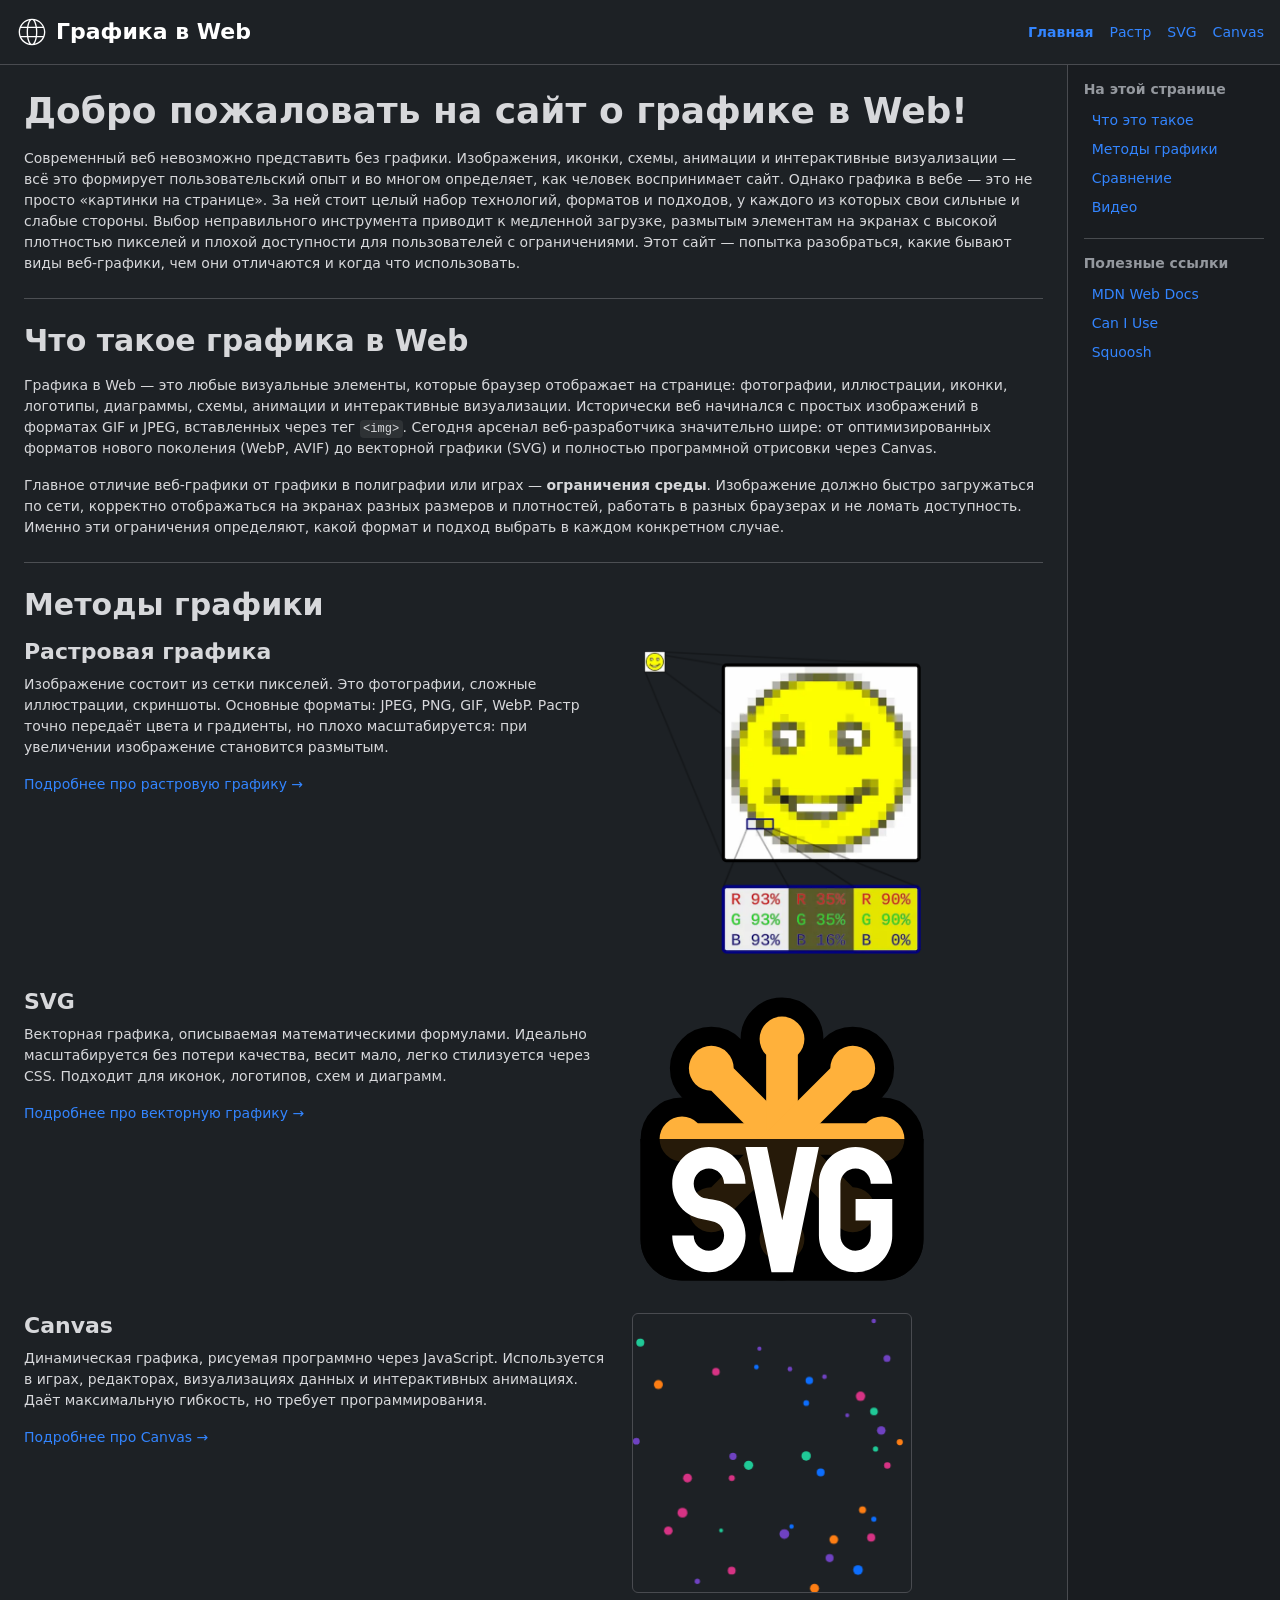
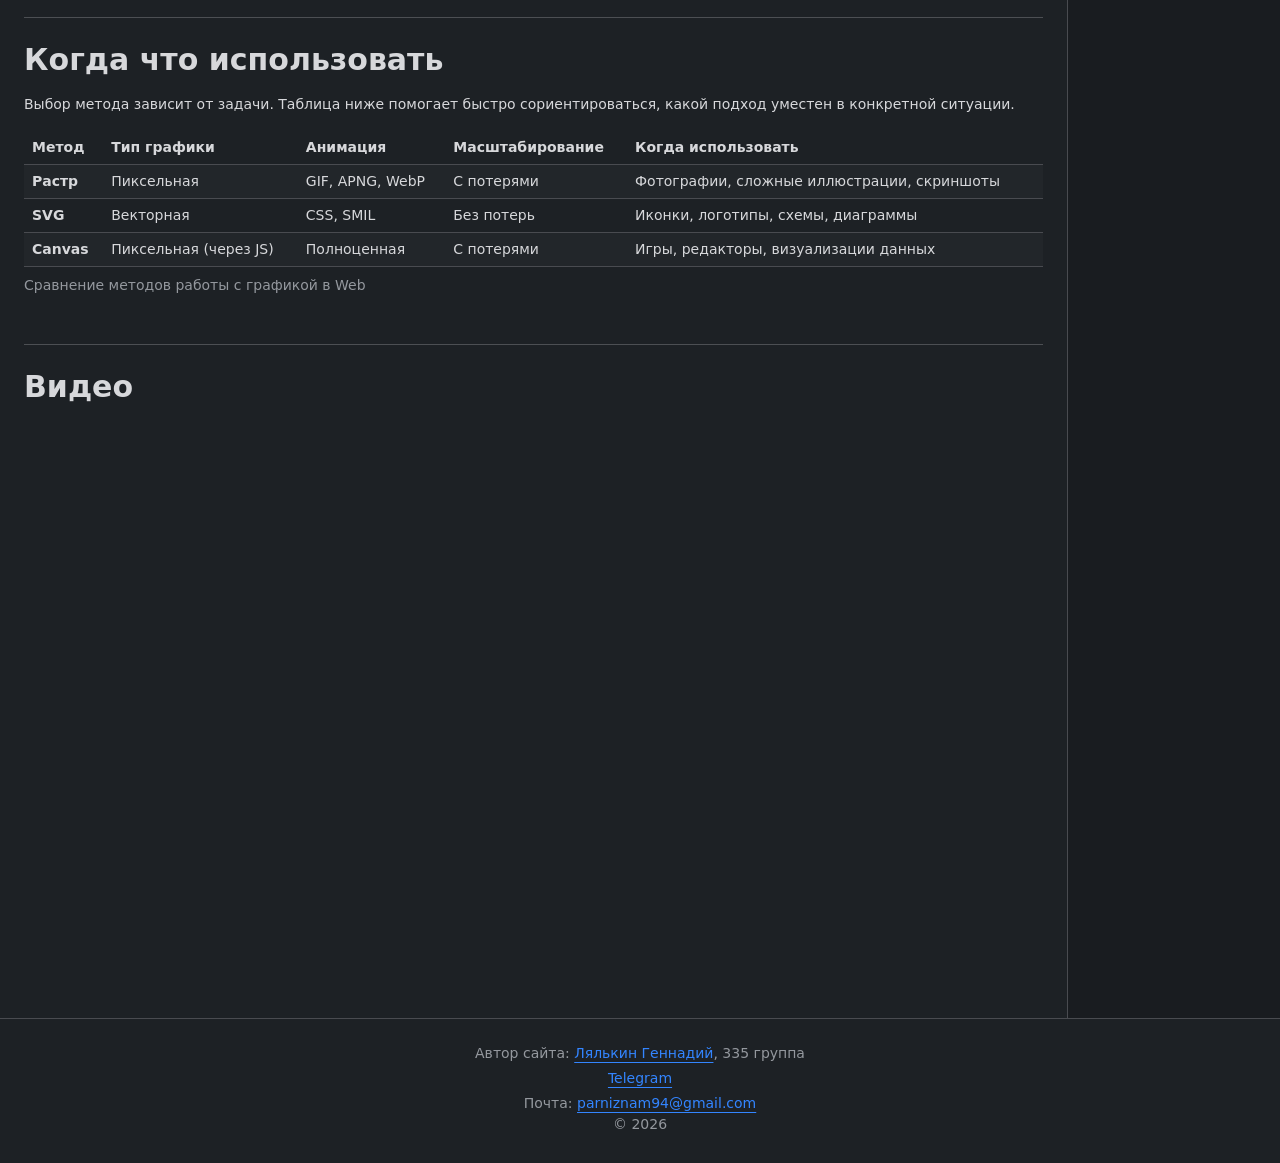
<file: index.html>
<!DOCTYPE html>
<html lang="ru" data-bs-theme="dark">
<head>
    <meta charset="UTF-8">
    <meta name="viewport" content="width=device-width, initial-scale=1">
    <link rel="icon" type="image/svg+xml" href="./favicon.svg">
    <title>Графика в Web — учебный проект</title>
    <link rel="stylesheet" href="./styles/halfmoon.min.css">
    <link rel="stylesheet" href="./styles/custom.min.css">
</head>
<body class="d-flex flex-column min-vh-100">
    <header class="py-3 border-bottom">
        <div class="container-fluid d-flex justify-content-between align-items-center px-3">
            <a href="./index.html" class="h4 d-flex align-items-center gap-2 text-decoration-none text-body-emphasis mb-0">
                <img src="./images/icon.svg" alt="" width="32" height="32">
                Графика в Web
            </a>
            <nav class="d-none d-md-flex gap-3">
                <a href="./index.html" class="link-primary text-decoration-none fw-bold">Главная</a>
                <a href="./raster.html" class="link-primary text-decoration-none">Растр</a>
                <a href="./svg.html" class="link-primary text-decoration-none">SVG</a>
                <a href="./canvas.html" class="link-primary text-decoration-none">Canvas</a>
            </nav>
            <button class="btn btn-secondary d-md-none" type="button"
                    data-bs-toggle="offcanvas" data-bs-target="#mobileNav"
                    aria-label="Открыть меню">☰</button>
        </div>
    </header>

    <div class="container-fluid flex-grow-1 d-flex flex-column p-0">
        <div class="row g-0 flex-grow-1">

            <main class="col-12 col-md-9 col-lg-10 py-4 px-4">
                <h1 class="mb-3">Добро пожаловать на сайт о графике в Web!</h1>
                <p>Современный веб невозможно представить без графики. Изображения, иконки, схемы, анимации и интерактивные визуализации — всё это формирует пользовательский опыт и во многом определяет, как человек воспринимает сайт. Однако графика в вебе — это не просто «картинки на странице». За ней стоит целый набор технологий, форматов и подходов, у каждого из которых свои сильные и слабые стороны. Выбор неправильного инструмента приводит к медленной загрузке, размытым элементам на экранах с высокой плотностью пикселей и плохой доступности для пользователей с ограничениями. Этот сайт — попытка разобраться, какие бывают виды веб-графики, чем они отличаются и когда что использовать.</p>
                <hr class="my-4">
                <h2 id="about" class="mb-3">Что такое графика в Web</h2>
                <p>Графика в Web — это любые визуальные элементы, которые браузер отображает на странице: фотографии, иллюстрации, иконки, логотипы, диаграммы, схемы, анимации и интерактивные визуализации. Исторически веб начинался с простых изображений в форматах GIF и JPEG, вставленных через тег <code>&lt;img&gt;</code>. Сегодня арсенал веб-разработчика значительно шире: от оптимизированных форматов нового поколения (WebP, AVIF) до векторной графики (SVG) и полностью программной отрисовки через Canvas.</p>
                <p>Главное отличие веб-графики от графики в полиграфии или играх — <strong>ограничения среды</strong>. Изображение должно быстро загружаться по сети, корректно отображаться на экранах разных размеров и плотностей, работать в разных браузерах и не ломать доступность. Именно эти ограничения определяют, какой формат и подход выбрать в каждом конкретном случае.</p>
                <hr class="my-4">
                <h2 id="methods" class="mb-3">Методы графики</h2>
                <div class="d-flex flex-column gap-4">
                    <div class="row g-4">
                        <div class="col-md-7">
                            <h3 class="h4 mb-2">Растровая графика</h3>
                            <p class="mb-3">Изображение состоит из сетки пикселей. Это фотографии, сложные иллюстрации, скриншоты. Основные форматы: JPEG, PNG, GIF, WebP. Растр точно передаёт цвета и градиенты, но плохо масштабируется: при увеличении изображение становится размытым.</p>
                            <a href="./raster.html" class="link-primary text-decoration-none">Подробнее про растровую графику →</a>
                        </div>
                        <div class="col-md-5">
                            <img src="./images/raster-thumb-1280.webp"
                                 srcset="./images/raster-thumb-640.webp 640w,
                                         ./images/raster-thumb-1280.webp 1280w"
                                 sizes="(max-width: 768px) 100vw, 280px"
                                 alt="Пример растровой графики"
                                 title="Растровая графика: пример фотографии"
                                 class="img-fluid specific-w-300 rounded"
                                 loading="lazy"
                                 width="1280" height="1392">
                        </div>
                    </div>
                    <div class="row g-4">
                        <div class="col-md-7">
                            <h3 class="h4 mb-2">SVG</h3>
                            <p class="mb-3">Векторная графика, описываемая математическими формулами. Идеально масштабируется без потери качества, весит мало, легко стилизуется через CSS. Подходит для иконок, логотипов, схем и диаграмм.</p>
                            <a href="./svg.html" class="link-primary text-decoration-none">Подробнее про векторную графику →</a>
                        </div>
                        <div class="col-md-5">
                            <img src="./images/svg-thumb.svg"
                             alt="Пример SVG-графики"
                             title="Векторная графика: пример логотипа"
                             class="img-fluid specific-w-300 rounded"
                             loading="lazy"
                             width="300" height="300">
                        </div>
                    </div>
                    <div class="row g-4">
                        <div class="col-md-7">
                            <h3 class="h4 mb-2">Canvas</h3>
                            <p class="mb-3">Динамическая графика, рисуемая программно через JavaScript. Используется в играх, редакторах, визуализациях данных и интерактивных анимациях. Даёт максимальную гибкость, но требует программирования.</p>
                            <a href="./canvas.html" class="link-primary text-decoration-none">Подробнее про Canvas →</a>
                        </div>
                        <div class="col-md-5">
                            <canvas id="canvasDemo" width="280" height="280"
                            class="rounded border d-block"
                            style="max-width: 280px; width: 100%; height: auto;"></canvas>
                        </div>
                    </div>
                </div>
                <hr class="my-4">
                <h2 id="comparison" class="mb-3">Когда что использовать</h2>
                <p>Выбор метода зависит от задачи. Таблица ниже помогает быстро сориентироваться, какой подход уместен в конкретной ситуации.</p>
                <div class="table-responsive">
                    <table class="table table-striped table-hover align-middle">
                        <caption>Сравнение методов работы с графикой в Web</caption>
                        <thead>
                            <tr>
                                <th scope="col">Метод</th>
                                <th scope="col">Тип графики</th>
                                <th scope="col">Анимация</th>
                                <th scope="col">Масштабирование</th>
                                <th scope="col">Когда использовать</th>
                            </tr>
                        </thead>
                        <tbody>
                            <tr>
                                <th scope="row">Растр</th>
                                <td>Пиксельная</td>
                                <td>GIF, APNG, WebP</td>
                                <td>С потерями</td>
                                <td>Фотографии, сложные иллюстрации, скриншоты</td>
                            </tr>
                            <tr>
                                <th scope="row">SVG</th>
                                <td>Векторная</td>
                                <td>CSS, SMIL</td>
                                <td>Без потерь</td>
                                <td>Иконки, логотипы, схемы, диаграммы</td>
                            </tr>
                            <tr>
                                <th scope="row">Canvas</th>
                                <td>Пиксельная (через JS)</td>
                                <td>Полноценная</td>
                                <td>С потерями</td>
                                <td>Игры, редакторы, визуализации данных</td>
                            </tr>
                        </tbody>
                    </table>
                </div>
                <hr class="my-4">
                <h2 id="video" class="mb-3">Видео</h2>
                <div class="ratio ratio-16x9">
                    <iframe src="https://rutube.ru/play/embed/f599ffce4bc2fd7207452500a7800786/?skinColor=000000"
                            title="Видео о графике в Web"
                            allow="clipboard-write; autoplay"
                            allowfullscreen
                            loading="lazy"></iframe>
                </div>
            </main>

            <aside class="col-md-3 col-lg-2 bg-body-tertiary border-start d-none d-md-block">
                <div class="position-sticky top-0 p-3">
                    <nav class="nav flex-column">
                        <p class="h6 text-body-secondary mb-2">На этой странице</p>
                        <a class="nav-link" href="#about">Что это такое</a>
                        <a class="nav-link" href="#methods">Методы графики</a>
                        <a class="nav-link" href="#comparison">Сравнение</a>
                        <a class="nav-link" href="#video">Видео</a>
                    </nav>

                    <hr class="my-3">

                    <p class="h6 text-body-secondary mb-2">Полезные ссылки</p>
                    <ul class="nav flex-column">
                        <li><a class="nav-link" href="https://developer.mozilla.org/ru/docs/Web" target="_blank" rel="noopener">MDN Web Docs</a></li>
                        <li><a class="nav-link" href="https://caniuse.com" target="_blank" rel="noopener">Can I Use</a></li>
                        <li><a class="nav-link" href="https://squoosh.app" target="_blank" rel="noopener">Squoosh</a></li>
                    </ul>
                </div>
            </aside>

        </div>
    </div>

    <footer class="py-4 border-top">
        <address class="container text-center text-body-secondary mb-0">
            <p class="mb-1">Автор сайта: <a rel="author noopener" href="https://vk.ru/g.lyalkin/" target="_blank" class="link-primary">Лялькин Геннадий</a>, 335 группа</p>
            <p class="mb-1"><a rel="me noopener" href="https://t.me/ReAPeR_228" target="_blank" class="link-primary">Telegram</a></p>
            <p class="mb-0">Почта: <a href="mailto:parniznam94@gmail.com" class="link-primary">parniznam94@gmail.com</a></p>
            <p class="mb-1">© 2026</p>
        </address>
    </footer>

    <div class="offcanvas offcanvas-start" tabindex="-1" id="mobileNav">
        <div class="offcanvas-header">
            <p class="h5 offcanvas-title">Меню</p>
            <button type="button" class="btn-close" data-bs-dismiss="offcanvas" aria-label="Закрыть"></button>
        </div>
        <div class="offcanvas-body">
            <nav class="nav flex-column">
                <p class="h6 text-body-secondary mb-2">Разделы</p>
                <a class="nav-link active" href="./index.html">Главная</a>
                <a class="nav-link" href="./raster.html">Растр</a>
                <a class="nav-link" href="./svg.html">SVG</a>
                <a class="nav-link" href="./canvas.html">Canvas</a>
            </nav>

            <hr class="my-3">

            <nav class="nav flex-column">
                <p class="h6 text-body-secondary mb-2">На этой странице</p>
                <a class="nav-link" href="#about" data-bs-dismiss="offcanvas">Что это такое</a>
                <a class="nav-link" href="#methods" data-bs-dismiss="offcanvas">Методы графики</a>
                <a class="nav-link" href="#comparison" data-bs-dismiss="offcanvas">Сравнение</a>
                <a class="nav-link" href="#video" data-bs-dismiss="offcanvas">Видео</a>
            </nav>
        </div>
    </div>

    <script src="./scripts/bootstrap.bundle.min.js"></script>
    <script src="./scripts/canvas-demo.min.js"></script>
    <script src="./scripts/mobile-nav.min.js"></script>
</body>
</html>
</file>
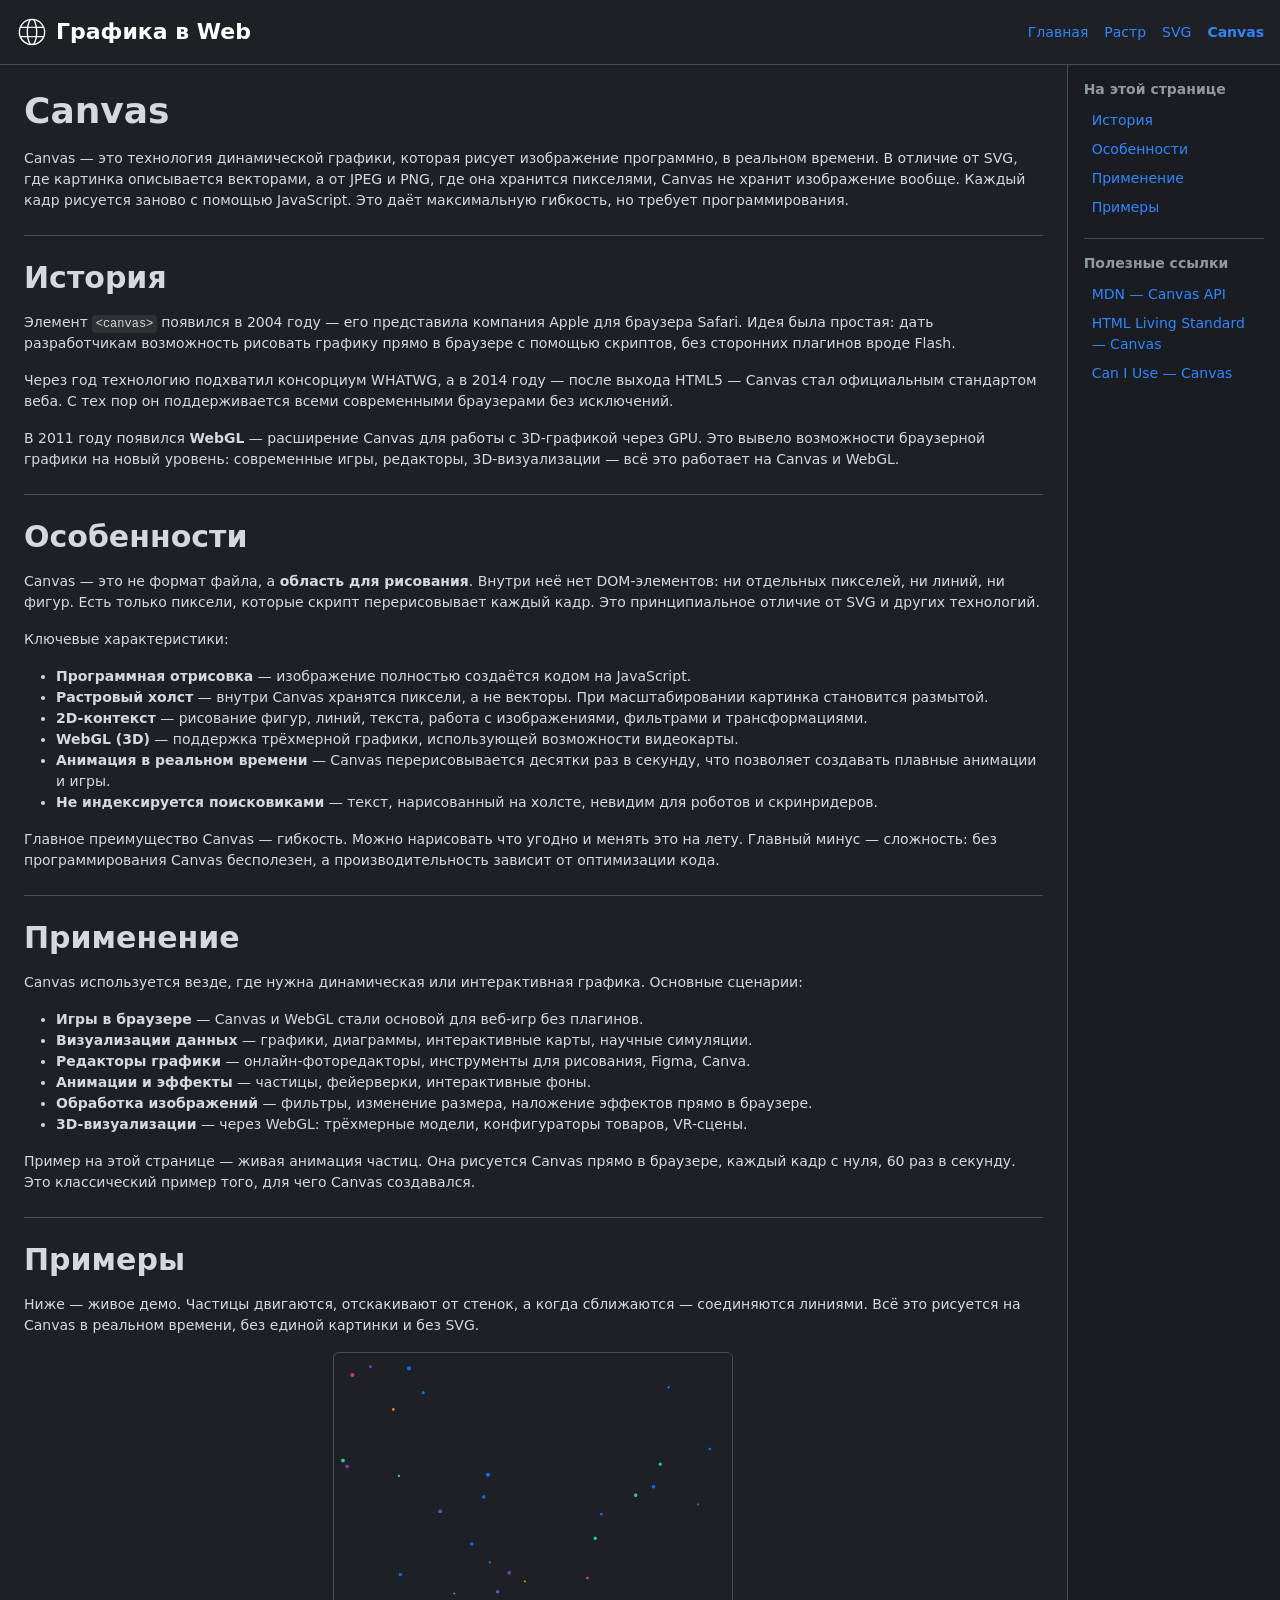
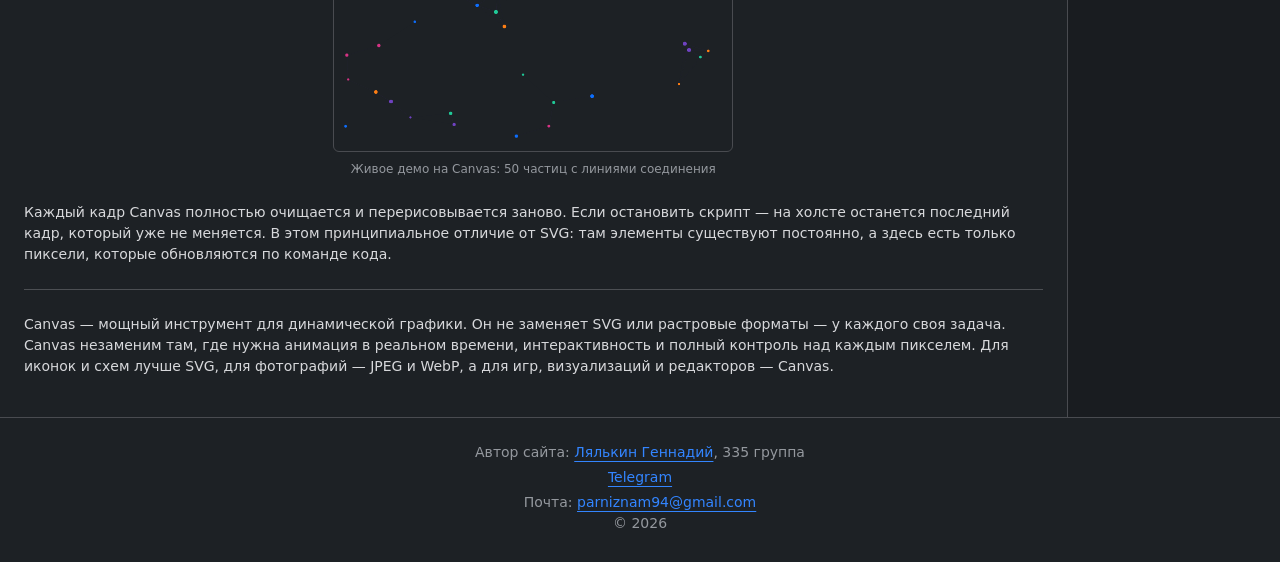
<file: canvas.html>
<!DOCTYPE html>
<html lang="ru" data-bs-theme="dark">
<head>
    <meta charset="UTF-8">
    <meta name="viewport" content="width=device-width, initial-scale=1">
    <link rel="icon" type="image/svg+xml" href="./favicon.svg">
    <title>Canvas — Графика в Web</title>
    <link rel="stylesheet" href="./styles/halfmoon.min.css">
    <link rel="stylesheet" href="./styles/custom.min.css">
</head>
<body class="d-flex flex-column min-vh-100">
    <header class="py-3 border-bottom">
        <div class="container-fluid d-flex justify-content-between align-items-center px-3">
            <a href="./index.html" class="h4 d-flex align-items-center gap-2 text-decoration-none text-body-emphasis mb-0">
                <img src="./images/icon.svg" alt="" width="32" height="32">
                Графика в Web
            </a>
            <nav class="d-none d-md-flex gap-3">
                <a href="./index.html" class="link-primary text-decoration-none">Главная</a>
                <a href="./raster.html" class="link-primary text-decoration-none">Растр</a>
                <a href="./svg.html" class="link-primary text-decoration-none">SVG</a>
                <a href="./canvas.html" class="link-primary text-decoration-none fw-bold">Canvas</a>
            </nav>
            <button class="btn btn-secondary d-md-none" type="button"
                    data-bs-toggle="offcanvas" data-bs-target="#mobileNav"
                    aria-label="Открыть меню">☰</button>
        </div>
    </header>

    <div class="container-fluid flex-grow-1 d-flex flex-column p-0">
        <div class="row g-0 flex-grow-1">

            <main class="col-12 col-md-9 col-lg-10 py-4 px-4">
                <h1 class="mb-3">Canvas</h1>
                <p>Canvas — это технология динамической графики, которая рисует изображение программно, в реальном времени. В отличие от SVG, где картинка описывается векторами, а от JPEG и PNG, где она хранится пикселями, Canvas не хранит изображение вообще. Каждый кадр рисуется заново с помощью JavaScript. Это даёт максимальную гибкость, но требует программирования.</p>

                <hr class="my-4">

                <h2 id="history" class="mb-3">История</h2>
                <p>Элемент <code>&lt;canvas&gt;</code> появился в 2004 году — его представила компания Apple для браузера Safari. Идея была простая: дать разработчикам возможность рисовать графику прямо в браузере с помощью скриптов, без сторонних плагинов вроде Flash.</p>
                <p>Через год технологию подхватил консорциум WHATWG, а в 2014 году — после выхода HTML5 — Canvas стал официальным стандартом веба. С тех пор он поддерживается всеми современными браузерами без исключений.</p>
                <p>В 2011 году появился <strong>WebGL</strong> — расширение Canvas для работы с 3D-графикой через GPU. Это вывело возможности браузерной графики на новый уровень: современные игры, редакторы, 3D-визуализации — всё это работает на Canvas и WebGL.</p>

                <hr class="my-4">

                <h2 id="features" class="mb-3">Особенности</h2>
                <p>Canvas — это не формат файла, а <strong>область для рисования</strong>. Внутри неё нет DOM-элементов: ни отдельных пикселей, ни линий, ни фигур. Есть только пиксели, которые скрипт перерисовывает каждый кадр. Это принципиальное отличие от SVG и других технологий.</p>
                <p>Ключевые характеристики:</p>
                <ul>
                    <li><strong>Программная отрисовка</strong> — изображение полностью создаётся кодом на JavaScript.</li>
                    <li><strong>Растровый холст</strong> — внутри Canvas хранятся пиксели, а не векторы. При масштабировании картинка становится размытой.</li>
                    <li><strong>2D-контекст</strong> — рисование фигур, линий, текста, работа с изображениями, фильтрами и трансформациями.</li>
                    <li><strong>WebGL (3D)</strong> — поддержка трёхмерной графики, использующей возможности видеокарты.</li>
                    <li><strong>Анимация в реальном времени</strong> — Canvas перерисовывается десятки раз в секунду, что позволяет создавать плавные анимации и игры.</li>
                    <li><strong>Не индексируется поисковиками</strong> — текст, нарисованный на холсте, невидим для роботов и скринридеров.</li>
                </ul>
                <p>Главное преимущество Canvas — гибкость. Можно нарисовать что угодно и менять это на лету. Главный минус — сложность: без программирования Canvas бесполезен, а производительность зависит от оптимизации кода.</p>

                <hr class="my-4">

                <h2 id="usage" class="mb-3">Применение</h2>
                <p>Canvas используется везде, где нужна динамическая или интерактивная графика. Основные сценарии:</p>
                <ul>
                    <li><strong>Игры в браузере</strong> — Canvas и WebGL стали основой для веб-игр без плагинов.</li>
                    <li><strong>Визуализации данных</strong> — графики, диаграммы, интерактивные карты, научные симуляции.</li>
                    <li><strong>Редакторы графики</strong> — онлайн-фоторедакторы, инструменты для рисования, Figma, Canva.</li>
                    <li><strong>Анимации и эффекты</strong> — частицы, фейерверки, интерактивные фоны.</li>
                    <li><strong>Обработка изображений</strong> — фильтры, изменение размера, наложение эффектов прямо в браузере.</li>
                    <li><strong>3D-визуализации</strong> — через WebGL: трёхмерные модели, конфигураторы товаров, VR-сцены.</li>
                </ul>
                <p>Пример на этой странице — живая анимация частиц. Она рисуется Canvas прямо в браузере, каждый кадр с нуля, 60 раз в секунду. Это классический пример того, для чего Canvas создавался.</p>

                <hr class="my-4">

                <h2 id="examples" class="mb-3">Примеры</h2>
                <p>Ниже — живое демо. Частицы двигаются, отскакивают от стенок, а когда сближаются — соединяются линиями. Всё это рисуется на Canvas в реальном времени, без единой картинки и без SVG.</p>

                <canvas id="canvasPageDemo" width="800" height="800"
                        class="rounded border d-block mx-auto"
                        style="max-width: 400px; width: 100%; height: auto;"
                        aria-label="Анимация частиц на Canvas"></canvas>

                <p class="text-body-secondary small text-center mt-2">Живое демо на Canvas: 50 частиц с линиями соединения</p>

                <p class="mt-4">Каждый кадр Canvas полностью очищается и перерисовывается заново. Если остановить скрипт — на холсте останется последний кадр, который уже не меняется. В этом принципиальное отличие от SVG: там элементы существуют постоянно, а здесь есть только пиксели, которые обновляются по команде кода.</p>

                <hr class="my-4">

                <p>Canvas — мощный инструмент для динамической графики. Он не заменяет SVG или растровые форматы — у каждого своя задача. Canvas незаменим там, где нужна анимация в реальном времени, интерактивность и полный контроль над каждым пикселем. Для иконок и схем лучше SVG, для фотографий — JPEG и WebP, а для игр, визуализаций и редакторов — Canvas.</p>
            </main>

            <aside class="col-md-3 col-lg-2 bg-body-tertiary border-start d-none d-md-block">
                <div class="position-sticky top-0 p-3">
                    <nav class="nav flex-column">
                        <p class="h6 text-body-secondary mb-2">На этой странице</p>
                        <a class="nav-link" href="#history">История</a>
                        <a class="nav-link" href="#features">Особенности</a>
                        <a class="nav-link" href="#usage">Применение</a>
                        <a class="nav-link" href="#examples">Примеры</a>
                    </nav>

                    <hr class="my-3">

                    <p class="h6 text-body-secondary mb-2">Полезные ссылки</p>
                    <ul class="nav flex-column">
                        <li><a class="nav-link" href="https://developer.mozilla.org/en-US/docs/Web/API/Canvas_API" target="_blank" rel="noopener">MDN — Canvas API</a></li>
                        <li><a class="nav-link" href="https://html.spec.whatwg.org/multipage/canvas.html" target="_blank" rel="noopener">HTML Living Standard — Canvas</a></li>
                        <li><a class="nav-link" href="https://caniuse.com/canvas" target="_blank" rel="noopener">Can I Use — Canvas</a></li>
                    </ul>
                </div>
            </aside>

        </div>
    </div>

    <footer class="py-4 border-top">
        <address class="container text-center text-body-secondary mb-0">
            <p class="mb-1">Автор сайта: <a rel="author noopener" href="https://vk.ru/g.lyalkin/" target="_blank" class="link-primary">Лялькин Геннадий</a>, 335 группа</p>
            <p class="mb-1"><a rel="me noopener" href="https://t.me/ReAPeR_228" target="_blank" class="link-primary">Telegram</a></p>
            <p class="mb-0">Почта: <a href="mailto:parniznam94@gmail.com" class="link-primary">parniznam94@gmail.com</a></p>
            <p class="mb-1">© 2026</p>
        </address>
    </footer>

    <div class="offcanvas offcanvas-start" tabindex="-1" id="mobileNav">
        <div class="offcanvas-header">
            <p class="h5 offcanvas-title">Меню</p>
            <button type="button" class="btn-close" data-bs-dismiss="offcanvas" aria-label="Закрыть"></button>
        </div>
        <div class="offcanvas-body">
            <nav class="nav flex-column">
                <p class="h6 text-body-secondary mb-2">Разделы</p>
                <a class="nav-link" href="./index.html">Главная</a>
                <a class="nav-link" href="./raster.html">Растр</a>
                <a class="nav-link" href="./svg.html">SVG</a>
                <a class="nav-link active" href="./canvas.html">Canvas</a>
            </nav>

            <hr class="my-3">

            <nav class="nav flex-column">
                <p class="h6 text-body-secondary mb-2">На этой странице</p>
                <a class="nav-link" href="#history" data-bs-dismiss="offcanvas">История</a>
                <a class="nav-link" href="#features" data-bs-dismiss="offcanvas">Особенности</a>
                <a class="nav-link" href="#usage" data-bs-dismiss="offcanvas">Применение</a>
                <a class="nav-link" href="#examples" data-bs-dismiss="offcanvas">Примеры</a>
            </nav>
        </div>
    </div>

    <script src="./scripts/bootstrap.bundle.min.js"></script>
    <script src="./scripts/canvas-page.min.js"></script>
    <script src="./scripts/mobile-nav.min.js"></script>
</body>
</html>
</file>
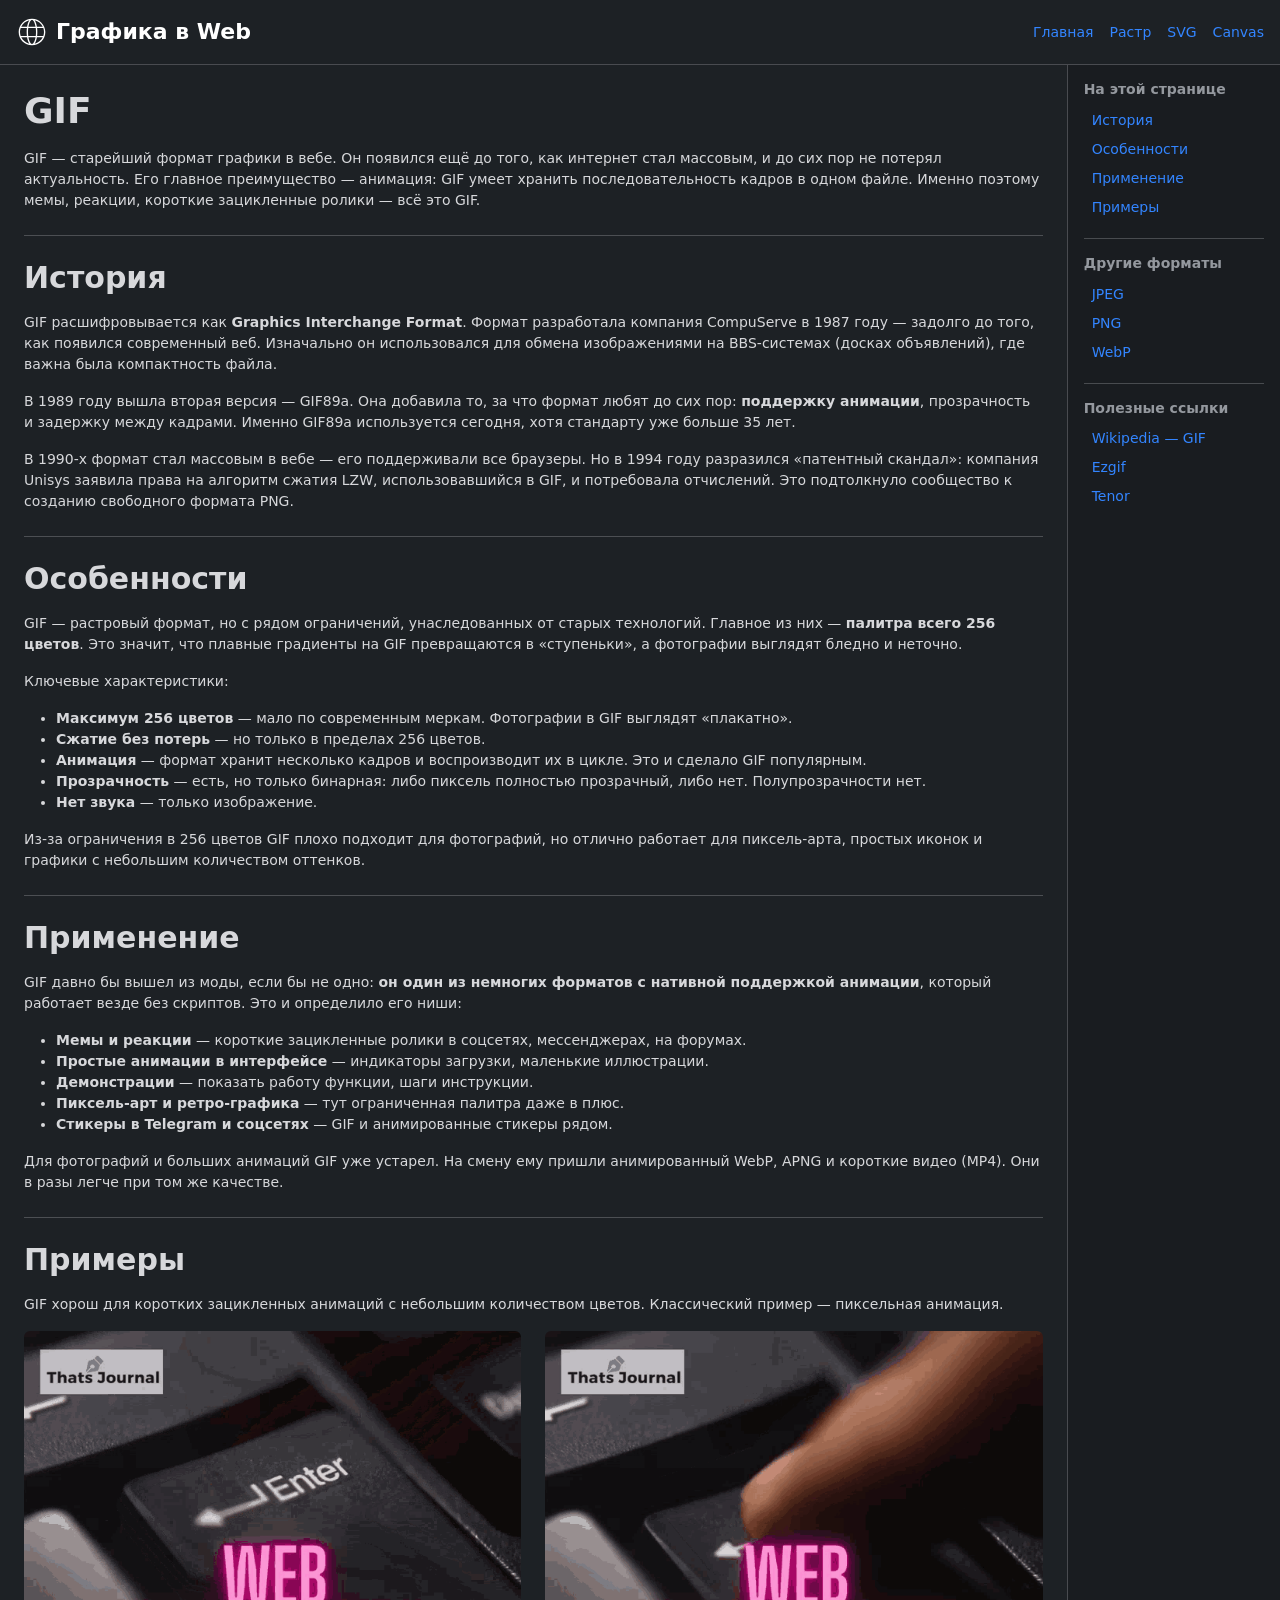
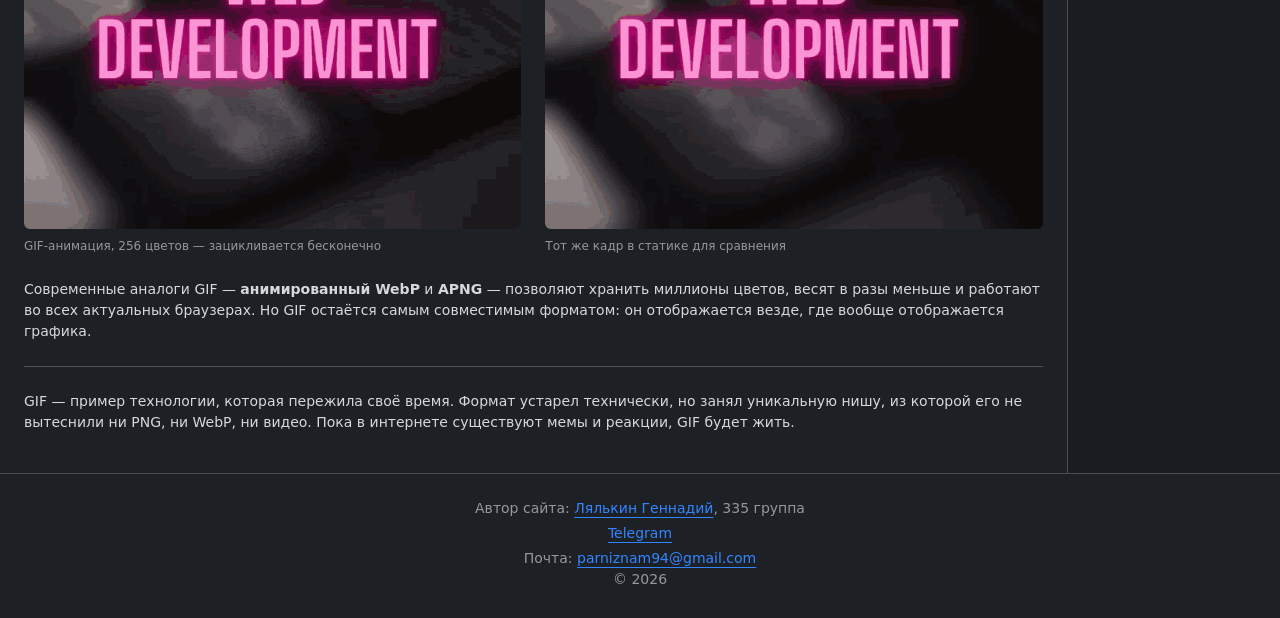
<file: gif.html>
<!DOCTYPE html>
<html lang="ru" data-bs-theme="dark">
<head>
    <meta charset="UTF-8">
    <meta name="viewport" content="width=device-width, initial-scale=1">
    <link rel="icon" type="image/svg+xml" href="./favicon.svg">
    <title>GIF — Графика в Web</title>
    <link rel="stylesheet" href="./styles/halfmoon.min.css">
    <link rel="stylesheet" href="./styles/custom.min.css">
</head>
<body class="d-flex flex-column min-vh-100">
    <header class="py-3 border-bottom">
        <div class="container-fluid d-flex justify-content-between align-items-center px-3">
            <a href="./index.html" class="h4 d-flex align-items-center gap-2 text-decoration-none text-body-emphasis mb-0">
                <img src="./images/icon.svg" alt="" width="32" height="32">
                Графика в Web
            </a>
            <nav class="d-none d-md-flex gap-3">
                <a href="./index.html" class="link-primary text-decoration-none">Главная</a>
                <a href="./raster.html" class="link-primary text-decoration-none">Растр</a>
                <a href="./svg.html" class="link-primary text-decoration-none">SVG</a>
                <a href="./canvas.html" class="link-primary text-decoration-none">Canvas</a>
            </nav>
            <button class="btn btn-secondary d-md-none" type="button"
                    data-bs-toggle="offcanvas" data-bs-target="#mobileNav"
                    aria-label="Открыть меню">☰</button>
        </div>
    </header>

    <div class="container-fluid flex-grow-1 d-flex flex-column p-0">
        <div class="row g-0 flex-grow-1">

            <main class="col-12 col-md-9 col-lg-10 py-4 px-4">
                <h1 class="mb-3">GIF</h1>
                <p>GIF — старейший формат графики в вебе. Он появился ещё до того, как интернет стал массовым, и до сих пор не потерял актуальность. Его главное преимущество — анимация: GIF умеет хранить последовательность кадров в одном файле. Именно поэтому мемы, реакции, короткие зацикленные ролики — всё это GIF.</p>

                <hr class="my-4">

                <h2 id="history" class="mb-3">История</h2>
                <p>GIF расшифровывается как <strong>Graphics Interchange Format</strong>. Формат разработала компания CompuServe в 1987 году — задолго до того, как появился современный веб. Изначально он использовался для обмена изображениями на BBS-системах (досках объявлений), где важна была компактность файла.</p>
                <p>В 1989 году вышла вторая версия — GIF89a. Она добавила то, за что формат любят до сих пор: <strong>поддержку анимации</strong>, прозрачность и задержку между кадрами. Именно GIF89a используется сегодня, хотя стандарту уже больше 35 лет.</p>
                <p>В 1990-х формат стал массовым в вебе — его поддерживали все браузеры. Но в 1994 году разразился «патентный скандал»: компания Unisys заявила права на алгоритм сжатия LZW, использовавшийся в GIF, и потребовала отчислений. Это подтолкнуло сообщество к созданию свободного формата PNG.</p>

                <hr class="my-4">

                <h2 id="features" class="mb-3">Особенности</h2>
                <p>GIF — растровый формат, но с рядом ограничений, унаследованных от старых технологий. Главное из них — <strong>палитра всего 256 цветов</strong>. Это значит, что плавные градиенты на GIF превращаются в «ступеньки», а фотографии выглядят бледно и неточно.</p>
                <p>Ключевые характеристики:</p>
                <ul>
                    <li><strong>Максимум 256 цветов</strong> — мало по современным меркам. Фотографии в GIF выглядят «плакатно».</li>
                    <li><strong>Сжатие без потерь</strong> — но только в пределах 256 цветов.</li>
                    <li><strong>Анимация</strong> — формат хранит несколько кадров и воспроизводит их в цикле. Это и сделало GIF популярным.</li>
                    <li><strong>Прозрачность</strong> — есть, но только бинарная: либо пиксель полностью прозрачный, либо нет. Полупрозрачности нет.</li>
                    <li><strong>Нет звука</strong> — только изображение.</li>
                </ul>
                <p>Из-за ограничения в 256 цветов GIF плохо подходит для фотографий, но отлично работает для пиксель-арта, простых иконок и графики с небольшим количеством оттенков.</p>

                <hr class="my-4">

                <h2 id="usage" class="mb-3">Применение</h2>
                <p>GIF давно бы вышел из моды, если бы не одно: <strong>он один из немногих форматов с нативной поддержкой анимации</strong>, который работает везде без скриптов. Это и определило его ниши:</p>
                <ul>
                    <li><strong>Мемы и реакции</strong> — короткие зацикленные ролики в соцсетях, мессенджерах, на форумах.</li>
                    <li><strong>Простые анимации в интерфейсе</strong> — индикаторы загрузки, маленькие иллюстрации.</li>
                    <li><strong>Демонстрации</strong> — показать работу функции, шаги инструкции.</li>
                    <li><strong>Пиксель-арт и ретро-графика</strong> — тут ограниченная палитра даже в плюс.</li>
                    <li><strong>Стикеры в Telegram и соцсетях</strong> — GIF и анимированные стикеры рядом.</li>
                </ul>
                <p>Для фотографий и больших анимаций GIF уже устарел. На смену ему пришли анимированный WebP, APNG и короткие видео (MP4). Они в разы легче при том же качестве.</p>

                <hr class="my-4">

                <h2 id="examples" class="mb-3">Примеры</h2>
                <p>GIF хорош для коротких зацикленных анимаций с небольшим количеством цветов. Классический пример — пиксельная анимация.</p>

                <div class="row g-4">
                    <div class="col-md-6">
                        <img src="./images/gif-demo.gif"
                             alt="Пример анимированного GIF"
                             title="GIF-анимация в цикле"
                             class="img-fluid rounded mb-2"
                             loading="lazy"
                             width="640" height="640">
                        <p class="text-body-secondary small mb-0">GIF-анимация, 256 цветов — зацикливается бесконечно</p>
                    </div>
                    <div class="col-md-6">
                        <img src="./images/gif-static.gif"
                             alt="Статичный кадр из той же анимации"
                             title="Первый кадр анимации"
                             class="img-fluid rounded mb-2"
                             loading="lazy"
                             width="640" height="640">
                        <p class="text-body-secondary small mb-0">Тот же кадр в статике для сравнения</p>
                    </div>
                </div>

                <p class="mt-4">Современные аналоги GIF — <strong>анимированный WebP</strong> и <strong>APNG</strong> — позволяют хранить миллионы цветов, весят в разы меньше и работают во всех актуальных браузерах. Но GIF остаётся самым совместимым форматом: он отображается везде, где вообще отображается графика.</p>

                <hr class="my-4">

                <p>GIF — пример технологии, которая пережила своё время. Формат устарел технически, но занял уникальную нишу, из которой его не вытеснили ни PNG, ни WebP, ни видео. Пока в интернете существуют мемы и реакции, GIF будет жить.</p>
            </main>

            <aside class="col-md-3 col-lg-2 bg-body-tertiary border-start d-none d-md-block">
                <div class="position-sticky top-0 p-3">
                    <nav class="nav flex-column">
                        <p class="h6 text-body-secondary mb-2">На этой странице</p>
                        <a class="nav-link" href="#history">История</a>
                        <a class="nav-link" href="#features">Особенности</a>
                        <a class="nav-link" href="#usage">Применение</a>
                        <a class="nav-link" href="#examples">Примеры</a>
                    </nav>

                    <hr class="my-3">

                    <p class="h6 text-body-secondary mb-2">Другие форматы</p>
                    <ul class="nav flex-column">
                        <li><a class="nav-link" href="./jpg.html">JPEG</a></li>
                        <li><a class="nav-link" href="./png.html">PNG</a></li>
                        <li><a class="nav-link" href="./webp.html">WebP</a></li>
                    </ul>

                    <hr class="my-3">

                    <p class="h6 text-body-secondary mb-2">Полезные ссылки</p>
                    <ul class="nav flex-column">
                        <li><a class="nav-link" href="https://ru.wikipedia.org/wiki/GIF" target="_blank" rel="noopener">Wikipedia — GIF</a></li>
                        <li><a class="nav-link" href="https://ezgif.com" target="_blank" rel="noopener">Ezgif</a></li>
                        <li><a class="nav-link" href="https://tenor.com/ru/" target="_blank" rel="noopener">Tenor</a></li>
                    </ul>
                </div>
            </aside>

        </div>
    </div>

    <footer class="py-4 border-top">
        <address class="container text-center text-body-secondary mb-0">
            <p class="mb-1">Автор сайта: <a rel="author noopener" href="https://vk.ru/g.lyalkin/" target="_blank" class="link-primary">Лялькин Геннадий</a>, 335 группа</p>
            <p class="mb-1"><a rel="me noopener" href="https://t.me/ReAPeR_228" target="_blank" class="link-primary">Telegram</a></p>
            <p class="mb-0">Почта: <a href="mailto:parniznam94@gmail.com" class="link-primary">parniznam94@gmail.com</a></p>
            <p class="mb-1">© 2026</p>
        </address>
    </footer>

    <div class="offcanvas offcanvas-start" tabindex="-1" id="mobileNav">
        <div class="offcanvas-header">
            <p class="h5 offcanvas-title">Меню</p>
            <button type="button" class="btn-close" data-bs-dismiss="offcanvas" aria-label="Закрыть"></button>
        </div>
        <div class="offcanvas-body">
            <nav class="nav flex-column">
                <p class="h6 text-body-secondary mb-2">Разделы</p>
                <a class="nav-link" href="./index.html">Главная</a>
                <a class="nav-link active" href="./raster.html">Растр</a>
                <a class="nav-link" href="./svg.html">SVG</a>
                <a class="nav-link" href="./canvas.html">Canvas</a>
            </nav>

            <hr class="my-3">

            <nav class="nav flex-column">
                <p class="h6 text-body-secondary mb-2">Форматы</p>
                <a class="nav-link" href="./jpg.html">JPEG</a>
                <a class="nav-link" href="./png.html">PNG</a>
                <a class="nav-link" href="./webp.html">WebP</a>
            </nav>

            <hr class="my-3">

            <nav class="nav flex-column">
                <p class="h6 text-body-secondary mb-2">На этой странице</p>
                <a class="nav-link" href="#history" data-bs-dismiss="offcanvas">История</a>
                <a class="nav-link" href="#features" data-bs-dismiss="offcanvas">Особенности</a>
                <a class="nav-link" href="#usage" data-bs-dismiss="offcanvas">Применение</a>
                <a class="nav-link" href="#examples" data-bs-dismiss="offcanvas">Примеры</a>
            </nav>
        </div>
    </div>

    <script src="./scripts/bootstrap.bundle.min.js"></script>
    <script src="./scripts/mobile-nav.min.js"></script>
</body>
</html>
</file>
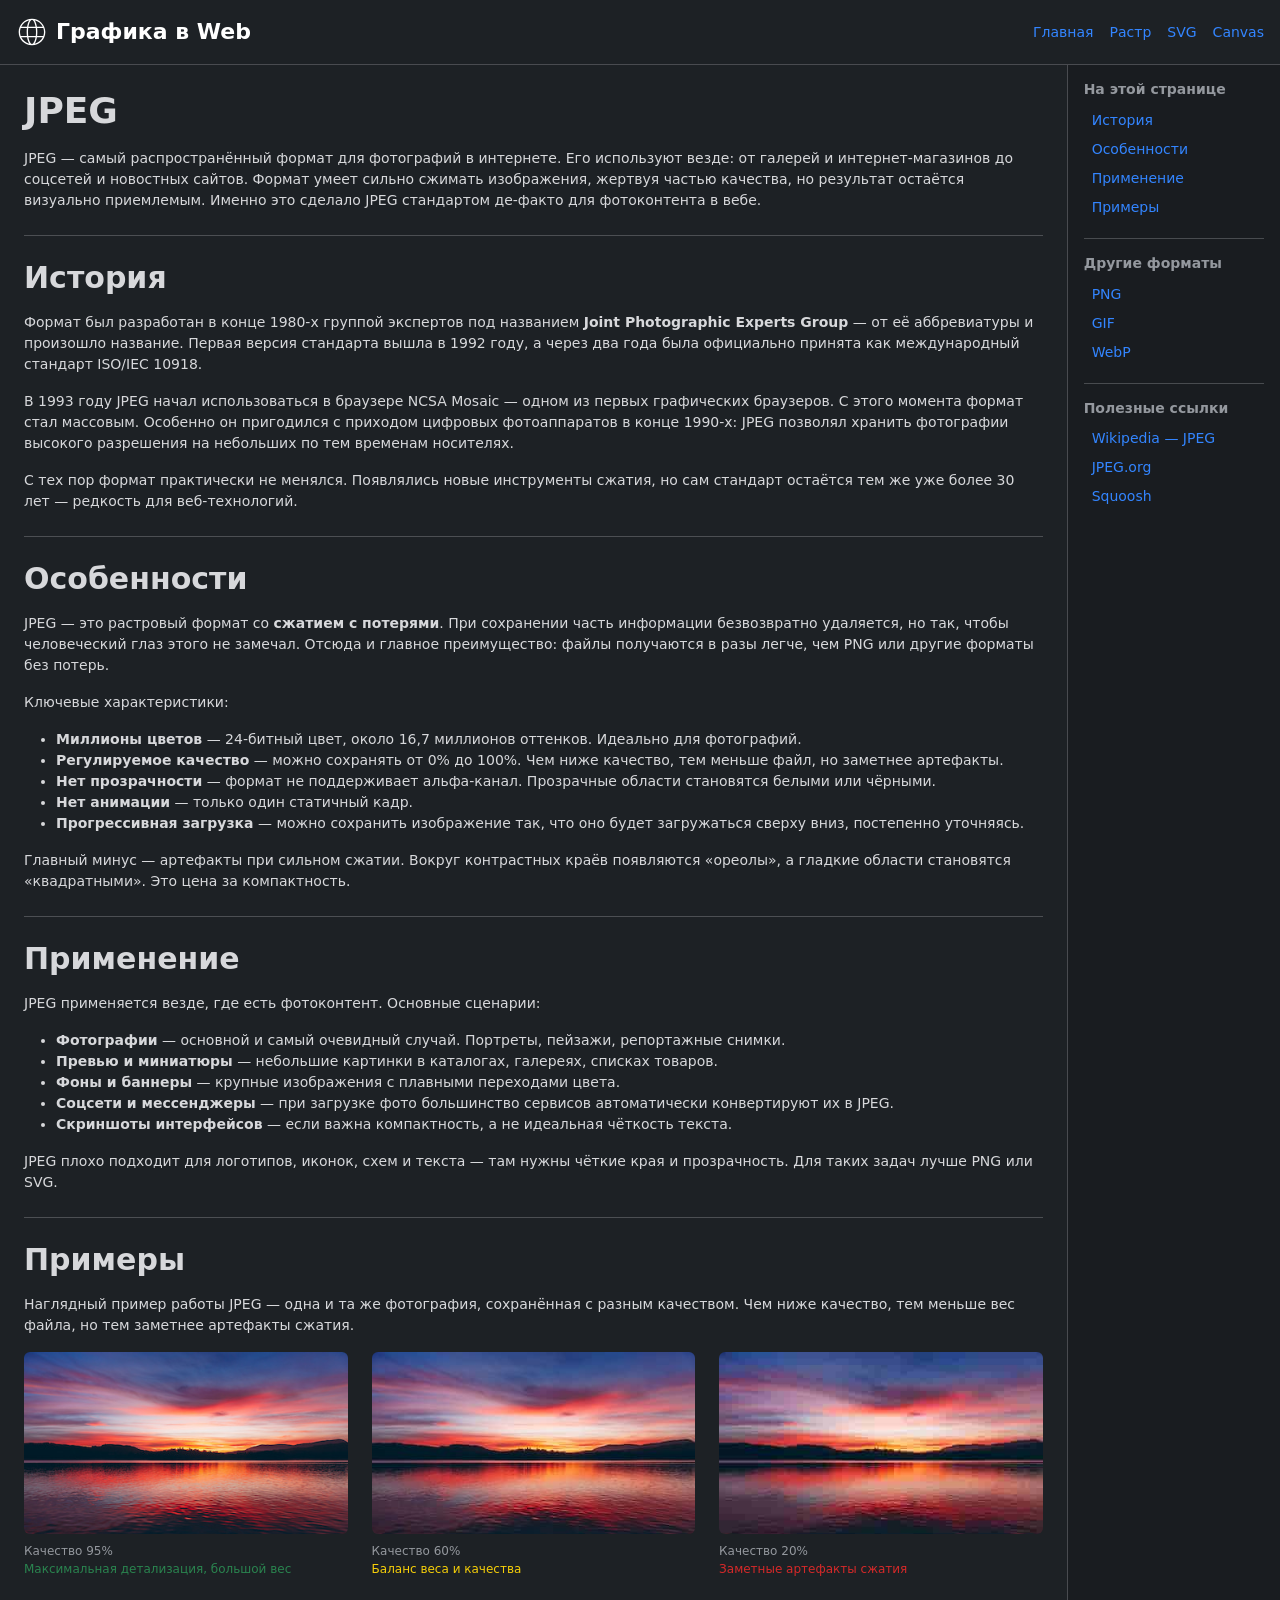
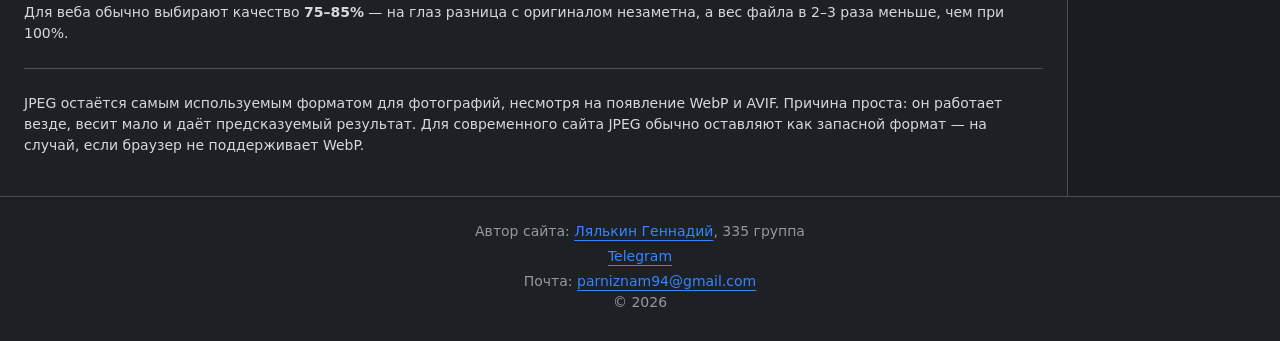
<file: jpg.html>
<!DOCTYPE html>
<html lang="ru" data-bs-theme="dark">
<head>
    <meta charset="UTF-8">
    <meta name="viewport" content="width=device-width, initial-scale=1">
    <link rel="icon" type="image/svg+xml" href="./favicon.svg">
    <title>JPEG — Графика в Web</title>
    <link rel="stylesheet" href="./styles/halfmoon.min.css">
    <link rel="stylesheet" href="./styles/custom.min.css">
</head>
<body class="d-flex flex-column min-vh-100">
    <header class="py-3 border-bottom">
        <div class="container-fluid d-flex justify-content-between align-items-center px-3">
            <a href="./index.html" class="h4 d-flex align-items-center gap-2 text-decoration-none text-body-emphasis mb-0">
                <img src="./images/icon.svg" alt="" width="32" height="32">
                Графика в Web
            </a>
            <nav class="d-none d-md-flex gap-3">
                <a href="./index.html" class="link-primary text-decoration-none">Главная</a>
                <a href="./raster.html" class="link-primary text-decoration-none">Растр</a>
                <a href="./svg.html" class="link-primary text-decoration-none">SVG</a>
                <a href="./canvas.html" class="link-primary text-decoration-none">Canvas</a>
            </nav>
            <button class="btn btn-secondary d-md-none" type="button"
                    data-bs-toggle="offcanvas" data-bs-target="#mobileNav"
                    aria-label="Открыть меню">☰</button>
        </div>
    </header>

    <div class="container-fluid flex-grow-1 d-flex flex-column p-0">
        <div class="row g-0 flex-grow-1">

            <main class="col-12 col-md-9 col-lg-10 py-4 px-4">
                <h1 class="mb-3">JPEG</h1>
                <p>JPEG — самый распространённый формат для фотографий в интернете. Его используют везде: от галерей и интернет-магазинов до соцсетей и новостных сайтов. Формат умеет сильно сжимать изображения, жертвуя частью качества, но результат остаётся визуально приемлемым. Именно это сделало JPEG стандартом де-факто для фотоконтента в вебе.</p>

                <hr class="my-4">

                <h2 id="history" class="mb-3">История</h2>
                <p>Формат был разработан в конце 1980-х группой экспертов под названием <strong>Joint Photographic Experts Group</strong> — от её аббревиатуры и произошло название. Первая версия стандарта вышла в 1992 году, а через два года была официально принята как международный стандарт ISO/IEC 10918.</p>
                <p>В 1993 году JPEG начал использоваться в браузере NCSA Mosaic — одном из первых графических браузеров. С этого момента формат стал массовым. Особенно он пригодился с приходом цифровых фотоаппаратов в конце 1990-х: JPEG позволял хранить фотографии высокого разрешения на небольших по тем временам носителях.</p>
                <p>С тех пор формат практически не менялся. Появлялись новые инструменты сжатия, но сам стандарт остаётся тем же уже более 30 лет — редкость для веб-технологий.</p>

                <hr class="my-4">

                <h2 id="features" class="mb-3">Особенности</h2>
                <p>JPEG — это растровый формат со <strong>сжатием с потерями</strong>. При сохранении часть информации безвозвратно удаляется, но так, чтобы человеческий глаз этого не замечал. Отсюда и главное преимущество: файлы получаются в разы легче, чем PNG или другие форматы без потерь.</p>
                <p>Ключевые характеристики:</p>
                <ul>
                    <li><strong>Миллионы цветов</strong> — 24-битный цвет, около 16,7 миллионов оттенков. Идеально для фотографий.</li>
                    <li><strong>Регулируемое качество</strong> — можно сохранять от 0% до 100%. Чем ниже качество, тем меньше файл, но заметнее артефакты.</li>
                    <li><strong>Нет прозрачности</strong> — формат не поддерживает альфа-канал. Прозрачные области становятся белыми или чёрными.</li>
                    <li><strong>Нет анимации</strong> — только один статичный кадр.</li>
                    <li><strong>Прогрессивная загрузка</strong> — можно сохранить изображение так, что оно будет загружаться сверху вниз, постепенно уточняясь.</li>
                </ul>
                <p>Главный минус — артефакты при сильном сжатии. Вокруг контрастных краёв появляются «ореолы», а гладкие области становятся «квадратными». Это цена за компактность.</p>

                <hr class="my-4">

                <h2 id="usage" class="mb-3">Применение</h2>
                <p>JPEG применяется везде, где есть фотоконтент. Основные сценарии:</p>
                <ul>
                    <li><strong>Фотографии</strong> — основной и самый очевидный случай. Портреты, пейзажи, репортажные снимки.</li>
                    <li><strong>Превью и миниатюры</strong> — небольшие картинки в каталогах, галереях, списках товаров.</li>
                    <li><strong>Фоны и баннеры</strong> — крупные изображения с плавными переходами цвета.</li>
                    <li><strong>Соцсети и мессенджеры</strong> — при загрузке фото большинство сервисов автоматически конвертируют их в JPEG.</li>
                    <li><strong>Скриншоты интерфейсов</strong> — если важна компактность, а не идеальная чёткость текста.</li>
                </ul>
                <p>JPEG плохо подходит для логотипов, иконок, схем и текста — там нужны чёткие края и прозрачность. Для таких задач лучше PNG или SVG.</p>

                <hr class="my-4">

                <h2 id="examples" class="mb-3">Примеры</h2>
                <p>Наглядный пример работы JPEG — одна и та же фотография, сохранённая с разным качеством. Чем ниже качество, тем меньше вес файла, но тем заметнее артефакты сжатия.</p>

                <div class="row g-4">
                    <div class="col-md-4">
                        <img src="./images/jpg-quality-95.jpg"
                             alt="JPEG высокого качества, 95%"
                             title="JPEG качество 95%"
                             class="img-fluid rounded mb-2"
                             loading="lazy"
                             width="400" height="225">
                        <p class="text-body-secondary small mb-0">Качество 95%<br><span class="text-success">Максимальная детализация, большой вес</span></p>
                    </div>
                    <div class="col-md-4">
                        <img src="./images/jpg-quality-60.jpg"
                             alt="JPEG среднего качества, 60%"
                             title="JPEG качество 60%"
                             class="img-fluid rounded mb-2"
                             loading="lazy"
                             width="400" height="225">
                        <p class="text-body-secondary small mb-0">Качество 60%<br><span class="text-warning">Баланс веса и качества</span></p>
                    </div>
                    <div class="col-md-4">
                        <img src="./images/jpg-quality-20.jpg"
                             alt="JPEG низкого качества, 20%"
                             title="JPEG качество 20%"
                             class="img-fluid rounded mb-2"
                             loading="lazy"
                             width="400" height="225">
                        <p class="text-body-secondary small mb-0">Качество 20%<br><span class="text-danger">Заметные артефакты сжатия</span></p>
                    </div>
                </div>

                <p class="mt-4">Для веба обычно выбирают качество <strong>75–85%</strong> — на глаз разница с оригиналом незаметна, а вес файла в 2–3 раза меньше, чем при 100%.</p>

                <hr class="my-4">

                <p>JPEG остаётся самым используемым форматом для фотографий, несмотря на появление WebP и AVIF. Причина проста: он работает везде, весит мало и даёт предсказуемый результат. Для современного сайта JPEG обычно оставляют как запасной формат — на случай, если браузер не поддерживает WebP.</p>
            </main>

            <aside class="col-md-3 col-lg-2 bg-body-tertiary border-start d-none d-md-block">
                <div class="position-sticky top-0 p-3">
                    <nav class="nav flex-column">
                        <p class="h6 text-body-secondary mb-2">На этой странице</p>
                        <a class="nav-link" href="#history">История</a>
                        <a class="nav-link" href="#features">Особенности</a>
                        <a class="nav-link" href="#usage">Применение</a>
                        <a class="nav-link" href="#examples">Примеры</a>
                    </nav>

                    <hr class="my-3">

                    <p class="h6 text-body-secondary mb-2">Другие форматы</p>
                    <ul class="nav flex-column">
                        <li><a class="nav-link" href="./png.html">PNG</a></li>
                        <li><a class="nav-link" href="./gif.html">GIF</a></li>
                        <li><a class="nav-link" href="./webp.html">WebP</a></li>
                    </ul>

                    <hr class="my-3">

                    <p class="h6 text-body-secondary mb-2">Полезные ссылки</p>
                    <ul class="nav flex-column">
                        <li><a class="nav-link" href="https://ru.wikipedia.org/wiki/JPEG" target="_blank" rel="noopener">Wikipedia — JPEG</a></li>
                        <li><a class="nav-link" href="https://jpeg.org" target="_blank" rel="noopener">JPEG.org</a></li>
                        <li><a class="nav-link" href="https://squoosh.app" target="_blank" rel="noopener">Squoosh</a></li>
                    </ul>
                </div>
            </aside>

        </div>
    </div>

    <footer class="py-4 border-top">
        <address class="container text-center text-body-secondary mb-0">
            <p class="mb-1">Автор сайта: <a rel="author noopener" href="https://vk.ru/g.lyalkin/" target="_blank" class="link-primary">Лялькин Геннадий</a>, 335 группа</p>
            <p class="mb-1"><a rel="me noopener" href="https://t.me/ReAPeR_228" target="_blank" class="link-primary">Telegram</a></p>
            <p class="mb-0">Почта: <a href="mailto:parniznam94@gmail.com" class="link-primary">parniznam94@gmail.com</a></p>
            <p class="mb-1">© 2026</p>
        </address>
    </footer>

    <div class="offcanvas offcanvas-start" tabindex="-1" id="mobileNav">
        <div class="offcanvas-header">
            <p class="h5 offcanvas-title">Меню</p>
            <button type="button" class="btn-close" data-bs-dismiss="offcanvas" aria-label="Закрыть"></button>
        </div>
        <div class="offcanvas-body">
            <nav class="nav flex-column">
                <p class="h6 text-body-secondary mb-2">Разделы</p>
                <a class="nav-link" href="./index.html">Главная</a>
                <a class="nav-link active" href="./raster.html">Растр</a>
                <a class="nav-link" href="./svg.html">SVG</a>
                <a class="nav-link" href="./canvas.html">Canvas</a>
            </nav>

            <hr class="my-3">

            <nav class="nav flex-column">
                <p class="h6 text-body-secondary mb-2">Форматы</p>
                <a class="nav-link" href="./png.html">PNG</a>
                <a class="nav-link" href="./gif.html">GIF</a>
                <a class="nav-link" href="./webp.html">WebP</a>
            </nav>

            <hr class="my-3">

            <nav class="nav flex-column">
                <p class="h6 text-body-secondary mb-2">На этой странице</p>
                <a class="nav-link" href="#history" data-bs-dismiss="offcanvas">История</a>
                <a class="nav-link" href="#features" data-bs-dismiss="offcanvas">Особенности</a>
                <a class="nav-link" href="#usage" data-bs-dismiss="offcanvas">Применение</a>
                <a class="nav-link" href="#examples" data-bs-dismiss="offcanvas">Примеры</a>
            </nav>
        </div>
    </div>

    <script src="./scripts/bootstrap.bundle.min.js"></script>
    <script src="./scripts/mobile-nav.min.js"></script>
</body>
</html>
</file>
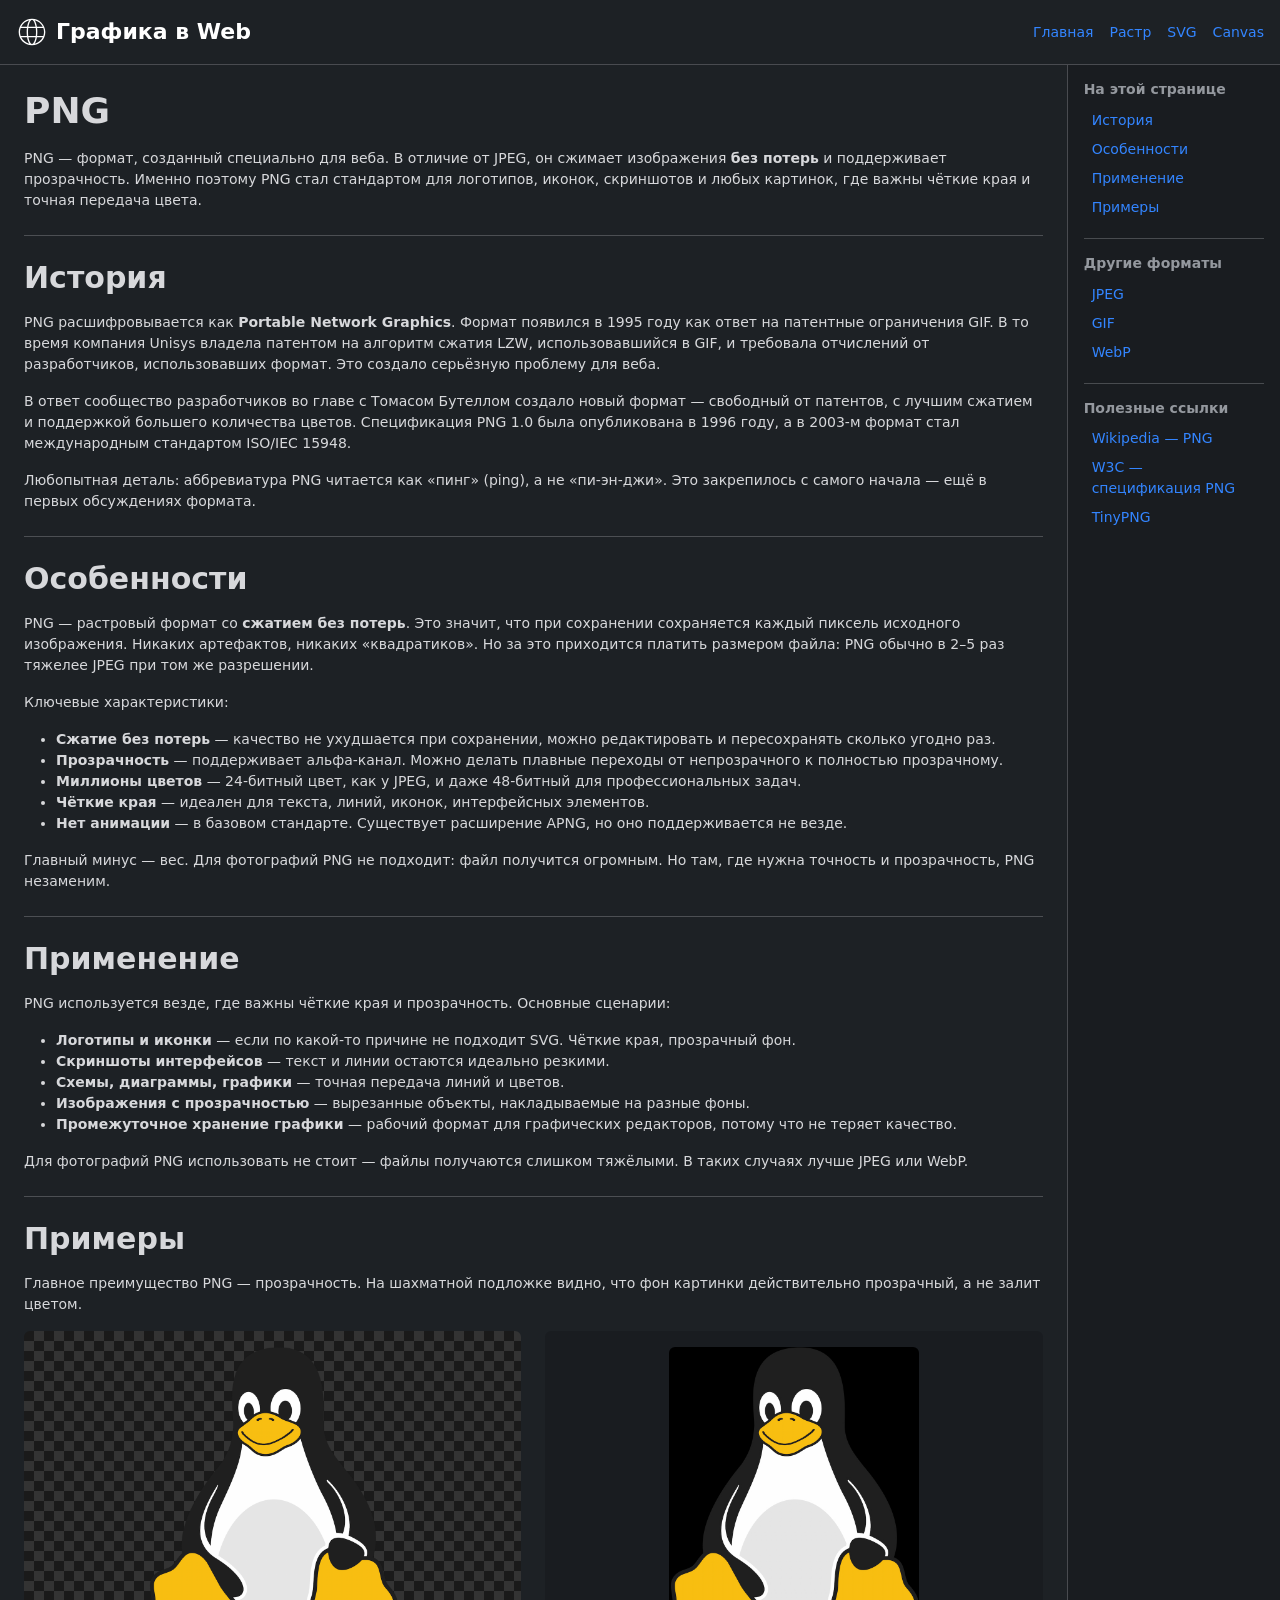
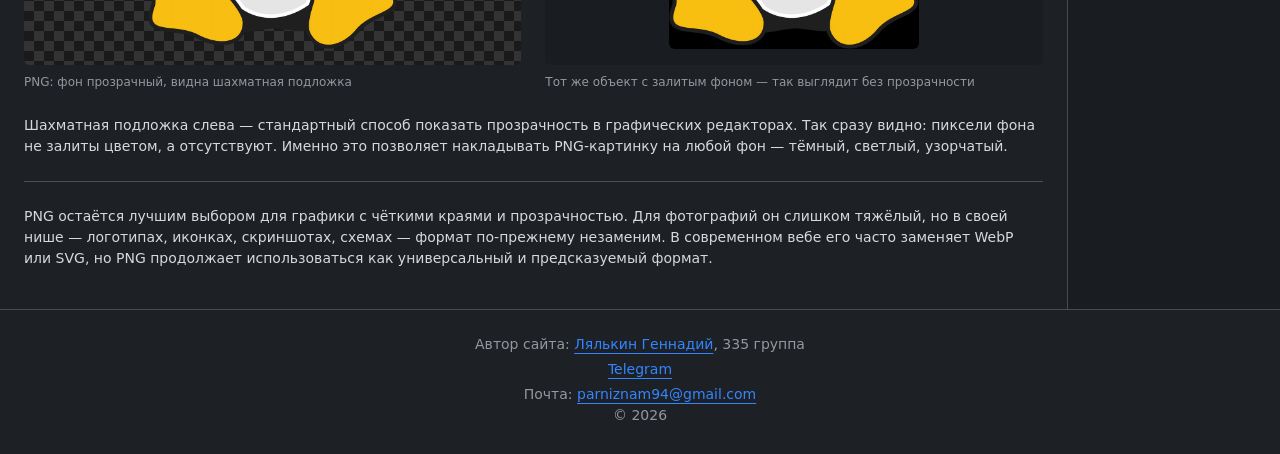
<file: png.html>
<!DOCTYPE html>
<html lang="ru" data-bs-theme="dark">
<head>
    <meta charset="UTF-8">
    <meta name="viewport" content="width=device-width, initial-scale=1">
    <link rel="icon" type="image/svg+xml" href="./favicon.svg">
    <title>PNG — Графика в Web</title>
    <link rel="stylesheet" href="./styles/halfmoon.min.css">
    <link rel="stylesheet" href="./styles/custom.min.css">
</head>
<body class="d-flex flex-column min-vh-100">
    <header class="py-3 border-bottom">
        <div class="container-fluid d-flex justify-content-between align-items-center px-3">
            <a href="./index.html" class="h4 d-flex align-items-center gap-2 text-decoration-none text-body-emphasis mb-0">
                <img src="./images/icon.svg" alt="" width="32" height="32">
                Графика в Web
            </a>
            <nav class="d-none d-md-flex gap-3">
                <a href="./index.html" class="link-primary text-decoration-none">Главная</a>
                <a href="./raster.html" class="link-primary text-decoration-none">Растр</a>
                <a href="./svg.html" class="link-primary text-decoration-none">SVG</a>
                <a href="./canvas.html" class="link-primary text-decoration-none">Canvas</a>
            </nav>
            <button class="btn btn-secondary d-md-none" type="button"
                    data-bs-toggle="offcanvas" data-bs-target="#mobileNav"
                    aria-label="Открыть меню">☰</button>
        </div>
    </header>

    <div class="container-fluid flex-grow-1 d-flex flex-column p-0">
        <div class="row g-0 flex-grow-1">

            <main class="col-12 col-md-9 col-lg-10 py-4 px-4">
                <h1 class="mb-3">PNG</h1>
                <p>PNG — формат, созданный специально для веба. В отличие от JPEG, он сжимает изображения <strong>без потерь</strong> и поддерживает прозрачность. Именно поэтому PNG стал стандартом для логотипов, иконок, скриншотов и любых картинок, где важны чёткие края и точная передача цвета.</p>

                <hr class="my-4">

                <h2 id="history" class="mb-3">История</h2>
                <p>PNG расшифровывается как <strong>Portable Network Graphics</strong>. Формат появился в 1995 году как ответ на патентные ограничения GIF. В то время компания Unisys владела патентом на алгоритм сжатия LZW, использовавшийся в GIF, и требовала отчислений от разработчиков, использовавших формат. Это создало серьёзную проблему для веба.</p>
                <p>В ответ сообщество разработчиков во главе с Томасом Бутеллом создало новый формат — свободный от патентов, с лучшим сжатием и поддержкой большего количества цветов. Спецификация PNG 1.0 была опубликована в 1996 году, а в 2003-м формат стал международным стандартом ISO/IEC 15948.</p>
                <p>Любопытная деталь: аббревиатура PNG читается как «пинг» (ping), а не «пи-эн-джи». Это закрепилось с самого начала — ещё в первых обсуждениях формата.</p>

                <hr class="my-4">

                <h2 id="features" class="mb-3">Особенности</h2>
                <p>PNG — растровый формат со <strong>сжатием без потерь</strong>. Это значит, что при сохранении сохраняется каждый пиксель исходного изображения. Никаких артефактов, никаких «квадратиков». Но за это приходится платить размером файла: PNG обычно в 2–5 раз тяжелее JPEG при том же разрешении.</p>
                <p>Ключевые характеристики:</p>
                <ul>
                    <li><strong>Сжатие без потерь</strong> — качество не ухудшается при сохранении, можно редактировать и пересохранять сколько угодно раз.</li>
                    <li><strong>Прозрачность</strong> — поддерживает альфа-канал. Можно делать плавные переходы от непрозрачного к полностью прозрачному.</li>
                    <li><strong>Миллионы цветов</strong> — 24-битный цвет, как у JPEG, и даже 48-битный для профессиональных задач.</li>
                    <li><strong>Чёткие края</strong> — идеален для текста, линий, иконок, интерфейсных элементов.</li>
                    <li><strong>Нет анимации</strong> — в базовом стандарте. Существует расширение APNG, но оно поддерживается не везде.</li>
                </ul>
                <p>Главный минус — вес. Для фотографий PNG не подходит: файл получится огромным. Но там, где нужна точность и прозрачность, PNG незаменим.</p>

                <hr class="my-4">

                <h2 id="usage" class="mb-3">Применение</h2>
                <p>PNG используется везде, где важны чёткие края и прозрачность. Основные сценарии:</p>
                <ul>
                    <li><strong>Логотипы и иконки</strong> — если по какой-то причине не подходит SVG. Чёткие края, прозрачный фон.</li>
                    <li><strong>Скриншоты интерфейсов</strong> — текст и линии остаются идеально резкими.</li>
                    <li><strong>Схемы, диаграммы, графики</strong> — точная передача линий и цветов.</li>
                    <li><strong>Изображения с прозрачностью</strong> — вырезанные объекты, накладываемые на разные фоны.</li>
                    <li><strong>Промежуточное хранение графики</strong> — рабочий формат для графических редакторов, потому что не теряет качество.</li>
                </ul>
                <p>Для фотографий PNG использовать не стоит — файлы получаются слишком тяжёлыми. В таких случаях лучше JPEG или WebP.</p>

                <hr class="my-4">

                <h2 id="examples" class="mb-3">Примеры</h2>
                <p>Главное преимущество PNG — прозрачность. На шахматной подложке видно, что фон картинки действительно прозрачный, а не залит цветом.</p>

                <div class="row g-4">
                    <div class="col-md-6">
                        <div class="p-3 rounded" style="background: linear-gradient(45deg, #333 25%, transparent 25%, transparent 75%, #333 75%), linear-gradient(45deg, #333 25%, #1a1a1a 25%, #1a1a1a 75%, #333 75%); background-size: 20px 20px; background-position: 0 0, 10px 10px;">
                            <img src="./images/png-transparency-800.png"
                                 alt="PNG с прозрачным фоном на шахматной подложке"
                                 title="PNG: прозрачность сохраняется"
                                 class="img-fluid specific-w-250 rounded mx-auto d-block"
                                 loading="lazy"
                                 width="800" height="966">
                        </div>
                        <p class="text-body-secondary small mt-2 mb-0">PNG: фон прозрачный, видна шахматная подложка</p>
                    </div>
                    <div class="col-md-6">
                        <div class="p-3 rounded bg-body-tertiary">
                            <img src="./images/png-opaque-800.jpg"
                                 alt="Тот же объект без прозрачности"
                                 title="Изображение с залитым фоном"
                                 class="img-fluid specific-w-250 rounded mx-auto d-block"
                                 loading="lazy"
                                 width="800" height="966">
                        </div>
                        <p class="text-body-secondary small mt-2 mb-0">Тот же объект с залитым фоном — так выглядит без прозрачности</p>
                    </div>
                </div>

                <p class="mt-4">Шахматная подложка слева — стандартный способ показать прозрачность в графических редакторах. Так сразу видно: пиксели фона не залиты цветом, а отсутствуют. Именно это позволяет накладывать PNG-картинку на любой фон — тёмный, светлый, узорчатый.</p>

                <hr class="my-4">

                <p>PNG остаётся лучшим выбором для графики с чёткими краями и прозрачностью. Для фотографий он слишком тяжёлый, но в своей нише — логотипах, иконках, скриншотах, схемах — формат по-прежнему незаменим. В современном вебе его часто заменяет WebP или SVG, но PNG продолжает использоваться как универсальный и предсказуемый формат.</p>
            </main>

            <aside class="col-md-3 col-lg-2 bg-body-tertiary border-start d-none d-md-block">
                <div class="position-sticky top-0 p-3">
                    <nav class="nav flex-column">
                        <p class="h6 text-body-secondary mb-2">На этой странице</p>
                        <a class="nav-link" href="#history">История</a>
                        <a class="nav-link" href="#features">Особенности</a>
                        <a class="nav-link" href="#usage">Применение</a>
                        <a class="nav-link" href="#examples">Примеры</a>
                    </nav>

                    <hr class="my-3">

                    <p class="h6 text-body-secondary mb-2">Другие форматы</p>
                    <ul class="nav flex-column">
                        <li><a class="nav-link" href="./jpg.html">JPEG</a></li>
                        <li><a class="nav-link" href="./gif.html">GIF</a></li>
                        <li><a class="nav-link" href="./webp.html">WebP</a></li>
                    </ul>

                    <hr class="my-3">

                    <p class="h6 text-body-secondary mb-2">Полезные ссылки</p>
                    <ul class="nav flex-column">
                        <li><a class="nav-link" href="https://ru.wikipedia.org/wiki/PNG" target="_blank" rel="noopener">Wikipedia — PNG</a></li>
                        <li><a class="nav-link" href="https://www.w3.org/TR/png-3/" target="_blank" rel="noopener">W3C — спецификация PNG</a></li>
                        <li><a class="nav-link" href="https://tinypng.com" target="_blank" rel="noopener">TinyPNG</a></li>
                    </ul>
                </div>
            </aside>

        </div>
    </div>

    <footer class="py-4 border-top">
        <address class="container text-center text-body-secondary mb-0">
            <p class="mb-1">Автор сайта: <a rel="author noopener" href="https://vk.ru/g.lyalkin/" target="_blank" class="link-primary">Лялькин Геннадий</a>, 335 группа</p>
            <p class="mb-1"><a rel="me noopener" href="https://t.me/ReAPeR_228" target="_blank" class="link-primary">Telegram</a></p>
            <p class="mb-0">Почта: <a href="mailto:parniznam94@gmail.com" class="link-primary">parniznam94@gmail.com</a></p>
            <p class="mb-1">© 2026</p>
        </address>
    </footer>

    <div class="offcanvas offcanvas-start" tabindex="-1" id="mobileNav">
        <div class="offcanvas-header">
            <p class="h5 offcanvas-title">Меню</p>
            <button type="button" class="btn-close" data-bs-dismiss="offcanvas" aria-label="Закрыть"></button>
        </div>
        <div class="offcanvas-body">
            <nav class="nav flex-column">
                <p class="h6 text-body-secondary mb-2">Разделы</p>
                <a class="nav-link" href="./index.html">Главная</a>
                <a class="nav-link active" href="./raster.html">Растр</a>
                <a class="nav-link" href="./svg.html">SVG</a>
                <a class="nav-link" href="./canvas.html">Canvas</a>
            </nav>

            <hr class="my-3">

            <nav class="nav flex-column">
                <p class="h6 text-body-secondary mb-2">Форматы</p>
                <a class="nav-link" href="./jpg.html">JPEG</a>
                <a class="nav-link" href="./gif.html">GIF</a>
                <a class="nav-link" href="./webp.html">WebP</a>
            </nav>

            <hr class="my-3">

            <nav class="nav flex-column">
                <p class="h6 text-body-secondary mb-2">На этой странице</p>
                <a class="nav-link" href="#history" data-bs-dismiss="offcanvas">История</a>
                <a class="nav-link" href="#features" data-bs-dismiss="offcanvas">Особенности</a>
                <a class="nav-link" href="#usage" data-bs-dismiss="offcanvas">Применение</a>
                <a class="nav-link" href="#examples" data-bs-dismiss="offcanvas">Примеры</a>
            </nav>
        </div>
    </div>

    <script src="./scripts/bootstrap.bundle.min.js"></script>
    <script src="./scripts/mobile-nav.min.js"></script>
</body>
</html>
</file>
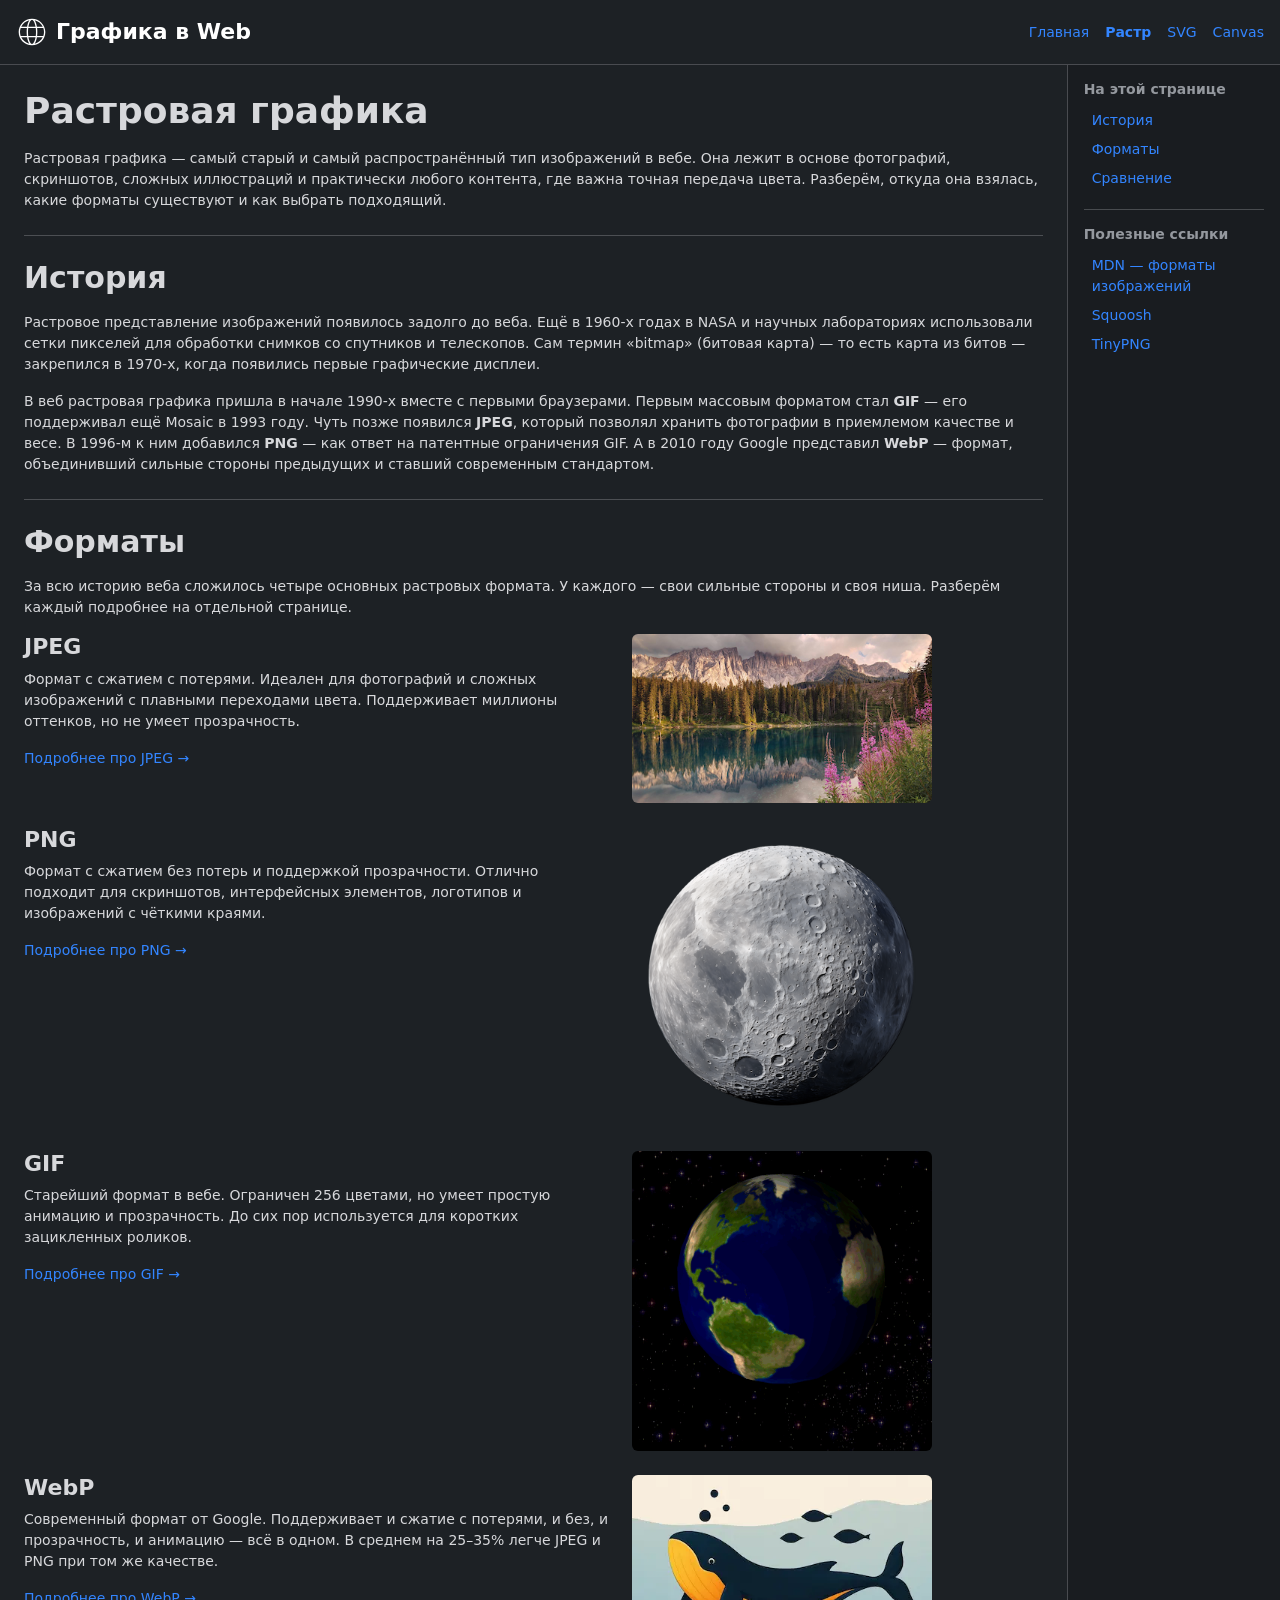
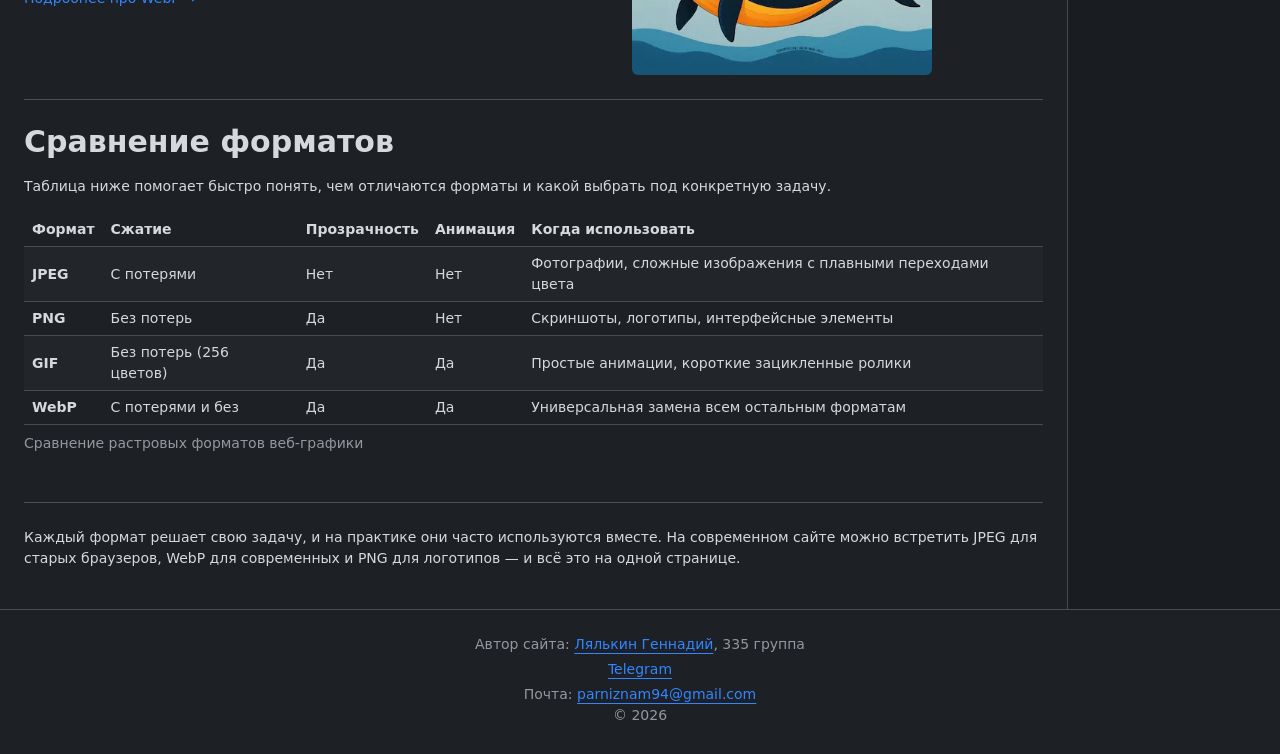
<file: raster.html>
<!DOCTYPE html>
<html lang="ru" data-bs-theme="dark">
<head>
    <meta charset="UTF-8">
    <meta name="viewport" content="width=device-width, initial-scale=1">
    <link rel="icon" type="image/svg+xml" href="./favicon.svg">
    <title>Растровая графика — Графика в Web</title>
    <link rel="stylesheet" href="./styles/halfmoon.min.css">
    <link rel="stylesheet" href="./styles/custom.min.css">
</head>
<body class="d-flex flex-column min-vh-100">
    <header class="py-3 border-bottom">
        <div class="container-fluid d-flex justify-content-between align-items-center px-3">
            <a href="./index.html" class="h4 d-flex align-items-center gap-2 text-decoration-none text-body-emphasis mb-0">
                <img src="./images/icon.svg" alt="" width="32" height="32">
                Графика в Web
            </a>
            <nav class="d-none d-md-flex gap-3">
                <a href="./index.html" class="link-primary text-decoration-none">Главная</a>
                <a href="./raster.html" class="link-primary text-decoration-none fw-bold">Растр</a>
                <a href="./svg.html" class="link-primary text-decoration-none">SVG</a>
                <a href="./canvas.html" class="link-primary text-decoration-none">Canvas</a>
            </nav>
            <button class="btn btn-secondary d-md-none" type="button"
                    data-bs-toggle="offcanvas" data-bs-target="#mobileNav"
                    aria-label="Открыть меню">☰</button>
        </div>
    </header>

    <div class="container-fluid flex-grow-1 d-flex flex-column p-0">
        <div class="row g-0 flex-grow-1">

            <main class="col-12 col-md-9 col-lg-10 py-4 px-4">
                <h1 class="mb-3">Растровая графика</h1>
                <p>Растровая графика — самый старый и самый распространённый тип изображений в вебе. Она лежит в основе фотографий, скриншотов, сложных иллюстраций и практически любого контента, где важна точная передача цвета. Разберём, откуда она взялась, какие форматы существуют и как выбрать подходящий.</p>

                <hr class="my-4">

                <h2 id="history" class="mb-3">История</h2>
                <p>Растровое представление изображений появилось задолго до веба. Ещё в 1960-х годах в NASA и научных лабораториях использовали сетки пикселей для обработки снимков со спутников и телескопов. Сам термин «bitmap» (битовая карта) — то есть карта из битов — закрепился в 1970-х, когда появились первые графические дисплеи.</p>
                <p>В веб растровая графика пришла в начале 1990-х вместе с первыми браузерами. Первым массовым форматом стал <strong>GIF</strong> — его поддерживал ещё Mosaic в 1993 году. Чуть позже появился <strong>JPEG</strong>, который позволял хранить фотографии в приемлемом качестве и весе. В 1996-м к ним добавился <strong>PNG</strong> — как ответ на патентные ограничения GIF. А в 2010 году Google представил <strong>WebP</strong> — формат, объединивший сильные стороны предыдущих и ставший современным стандартом.</p>

                <hr class="my-4">

                <h2 id="formats" class="mb-3">Форматы</h2>
                <p>За всю историю веба сложилось четыре основных растровых формата. У каждого — свои сильные стороны и своя ниша. Разберём каждый подробнее на отдельной странице.</p>

                <div class="d-flex flex-column gap-4">

                    <div class="row g-4">
                        <div class="col-md-7">
                            <h3 class="h4 mb-2">JPEG</h3>
                            <p class="mb-3">Формат с сжатием с потерями. Идеален для фотографий и сложных изображений с плавными переходами цвета. Поддерживает миллионы оттенков, но не умеет прозрачность.</p>
                            <a href="./jpg.html" class="link-primary text-decoration-none">Подробнее про JPEG →</a>
                        </div>
                        <div class="col-md-5">
                            <img src="./images/jpg-thumb-800.jpg"
                                 srcset="./images/jpg-thumb-400.jpg 400w,
                                         ./images/jpg-thumb-800.jpg 800w"
                                 sizes="(max-width: 768px) 100vw, 280px"
                                 alt="Пример изображения в формате JPEG"
                                 title="JPEG: пример фотографии"
                                 class="img-fluid specific-w-300 rounded"
                                 loading="lazy"
                                 width="800" height="450">
                        </div>
                    </div>

                    <div class="row g-4">
                        <div class="col-md-7">
                            <h3 class="h4 mb-2">PNG</h3>
                            <p class="mb-3">Формат с сжатием без потерь и поддержкой прозрачности. Отлично подходит для скриншотов, интерфейсных элементов, логотипов и изображений с чёткими краями.</p>
                            <a href="./png.html" class="link-primary text-decoration-none">Подробнее про PNG →</a>
                        </div>
                        <div class="col-md-5">
                            <img src="./images/png-thumb-800.png"
                                 srcset="./images/png-thumb-400.png 400w,
                                         ./images/png-thumb-800.png 800w"
                                 sizes="(max-width: 768px) 100vw, 280px"
                                 alt="Пример изображения в формате PNG"
                                 title="PNG: прозрачность и чёткие края"
                                 class="img-fluid specific-w-300 rounded"
                                 loading="lazy"
                                 width="800" height="800">
                        </div>
                    </div>

                    <div class="row g-4">
                        <div class="col-md-7">
                            <h3 class="h4 mb-2">GIF</h3>
                            <p class="mb-3">Старейший формат в вебе. Ограничен 256 цветами, но умеет простую анимацию и прозрачность. До сих пор используется для коротких зацикленных роликов.</p>
                            <a href="./gif.html" class="link-primary text-decoration-none">Подробнее про GIF →</a>
                        </div>
                        <div class="col-md-5">
                            <img src="./images/gif-thumb-400.gif"
                             alt="Пример изображения в формате GIF"
                             title="GIF: ограниченная палитра, 256 цветов"
                             class="img-fluid specific-w-300 rounded"
                             loading="lazy"
                             width="400" height="400">
                        </div>
                    </div>

                    <div class="row g-4">
                        <div class="col-md-7">
                            <h3 class="h4 mb-2">WebP</h3>
                            <p class="mb-3">Современный формат от Google. Поддерживает и сжатие с потерями, и без, и прозрачность, и анимацию — всё в одном. В среднем на 25–35% легче JPEG и PNG при том же качестве.</p>
                            <a href="./webp.html" class="link-primary text-decoration-none">Подробнее про WebP →</a>
                        </div>
                        <div class="col-md-5">
                            <img src="./images/webp-thumb-800.webp"
                                 srcset="./images/webp-thumb-400.webp 400w,
                                         ./images/webp-thumb-800.webp 800w"
                                 sizes="(max-width: 768px) 100vw, 280px"
                                 alt="Пример изображения в формате WebP"
                                 title="WebP: современный универсальный формат"
                                 class="img-fluid specific-w-300 rounded"
                                 loading="lazy"
                                 width="800" height="534">
                        </div>
                    </div>

                </div>

                <hr class="my-4">

                <h2 id="comparison" class="mb-3">Сравнение форматов</h2>
                <p>Таблица ниже помогает быстро понять, чем отличаются форматы и какой выбрать под конкретную задачу.</p>
                <div class="table-responsive">
                    <table class="table table-striped table-hover align-middle">
                        <caption>Сравнение растровых форматов веб-графики</caption>
                        <thead>
                            <tr>
                                <th scope="col">Формат</th>
                                <th scope="col">Сжатие</th>
                                <th scope="col">Прозрачность</th>
                                <th scope="col">Анимация</th>
                                <th scope="col">Когда использовать</th>
                            </tr>
                        </thead>
                        <tbody>
                            <tr>
                                <th scope="row">JPEG</th>
                                <td>С потерями</td>
                                <td>Нет</td>
                                <td>Нет</td>
                                <td>Фотографии, сложные изображения с плавными переходами цвета</td>
                            </tr>
                            <tr>
                                <th scope="row">PNG</th>
                                <td>Без потерь</td>
                                <td>Да</td>
                                <td>Нет</td>
                                <td>Скриншоты, логотипы, интерфейсные элементы</td>
                            </tr>
                            <tr>
                                <th scope="row">GIF</th>
                                <td>Без потерь (256 цветов)</td>
                                <td>Да</td>
                                <td>Да</td>
                                <td>Простые анимации, короткие зацикленные ролики</td>
                            </tr>
                            <tr>
                                <th scope="row">WebP</th>
                                <td>С потерями и без</td>
                                <td>Да</td>
                                <td>Да</td>
                                <td>Универсальная замена всем остальным форматам</td>
                            </tr>
                        </tbody>
                    </table>
                </div>

                <hr class="my-4">

                <p>Каждый формат решает свою задачу, и на практике они часто используются вместе. На современном сайте можно встретить JPEG для старых браузеров, WebP для современных и PNG для логотипов — и всё это на одной странице.</p>
            </main>

            <aside class="col-md-3 col-lg-2 bg-body-tertiary border-start d-none d-md-block">
                <div class="position-sticky top-0 p-3">
                    <nav class="nav flex-column">
                        <p class="h6 text-body-secondary mb-2">На этой странице</p>
                        <a class="nav-link" href="#history">История</a>
                        <a class="nav-link" href="#formats">Форматы</a>
                        <a class="nav-link" href="#comparison">Сравнение</a>
                    </nav>

                    <hr class="my-3">

                    <p class="h6 text-body-secondary mb-2">Полезные ссылки</p>
                    <ul class="nav flex-column">
                        <li><a class="nav-link" href="https://developer.mozilla.org/en-US/docs/Web/Media/Guides/Formats/Image_types" target="_blank" rel="noopener">MDN — форматы изображений</a></li>
                        <li><a class="nav-link" href="https://squoosh.app" target="_blank" rel="noopener">Squoosh</a></li>
                        <li><a class="nav-link" href="https://tinypng.com" target="_blank" rel="noopener">TinyPNG</a></li>
                    </ul>
                </div>
            </aside>

        </div>
    </div>

    <footer class="py-4 border-top">
        <address class="container text-center text-body-secondary mb-0">
            <p class="mb-1">Автор сайта: <a rel="author noopener" href="https://vk.ru/g.lyalkin/" target="_blank" class="link-primary">Лялькин Геннадий</a>, 335 группа</p>
            <p class="mb-1"><a rel="me noopener" href="https://t.me/ReAPeR_228" target="_blank" class="link-primary">Telegram</a></p>
            <p class="mb-0">Почта: <a href="mailto:parniznam94@gmail.com" class="link-primary">parniznam94@gmail.com</a></p>
            <p class="mb-1">© 2026</p>
        </address>
    </footer>

    <div class="offcanvas offcanvas-start" tabindex="-1" id="mobileNav">
        <div class="offcanvas-header">
            <p class="h5 offcanvas-title">Меню</p>
            <button type="button" class="btn-close" data-bs-dismiss="offcanvas" aria-label="Закрыть"></button>
        </div>
        <div class="offcanvas-body">
            <nav class="nav flex-column">
                <p class="h6 text-body-secondary mb-2">Разделы</p>
                <a class="nav-link" href="./index.html">Главная</a>
                <a class="nav-link active" href="./raster.html">Растр</a>
                <a class="nav-link" href="./svg.html">SVG</a>
                <a class="nav-link" href="./canvas.html">Canvas</a>
            </nav>

            <hr class="my-3">

            <nav class="nav flex-column">
                <p class="h6 text-body-secondary mb-2">На этой странице</p>
                <a class="nav-link" href="#history" data-bs-dismiss="offcanvas">История</a>
                <a class="nav-link" href="#formats" data-bs-dismiss="offcanvas">Форматы</a>
                <a class="nav-link" href="#comparison" data-bs-dismiss="offcanvas">Сравнение</a>
            </nav>
        </div>
    </div>

    <script src="./scripts/bootstrap.bundle.min.js"></script>
    <script src="./scripts/mobile-nav.min.js"></script>
</body>
</html>
</file>
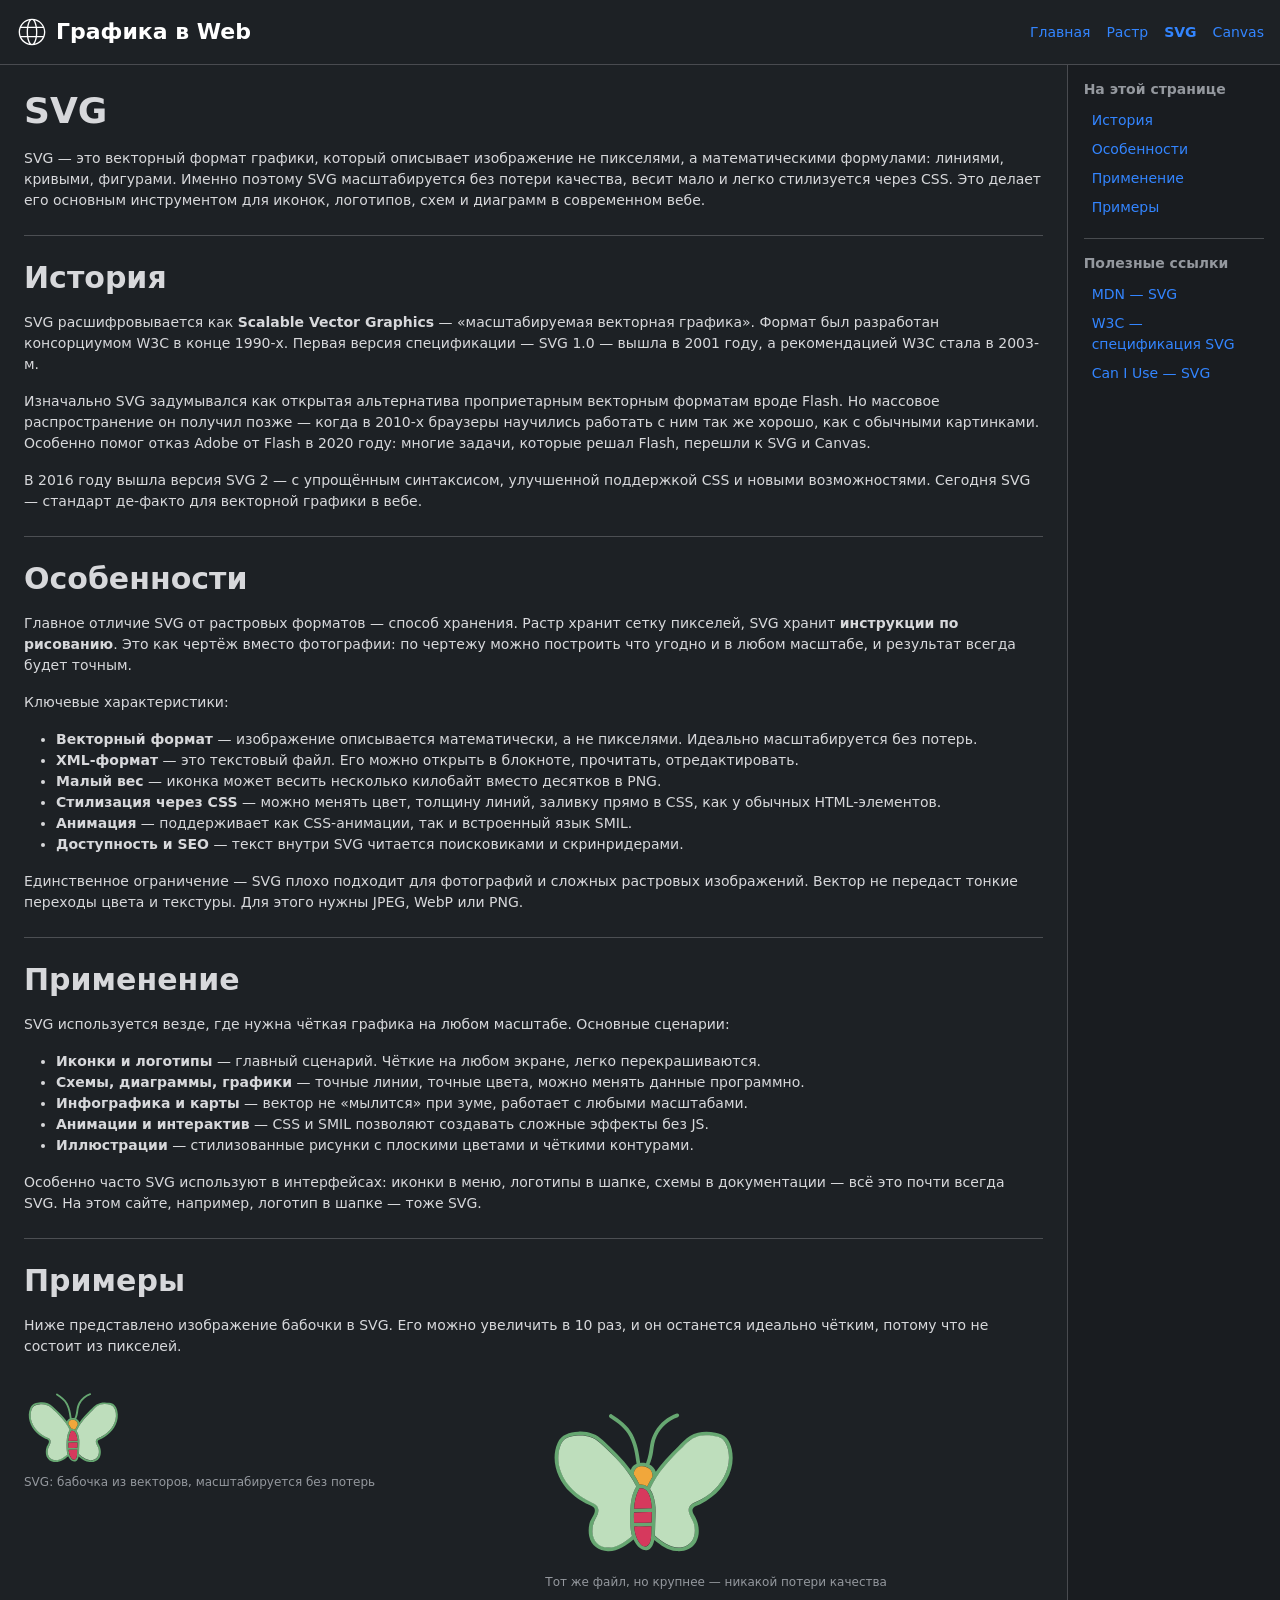
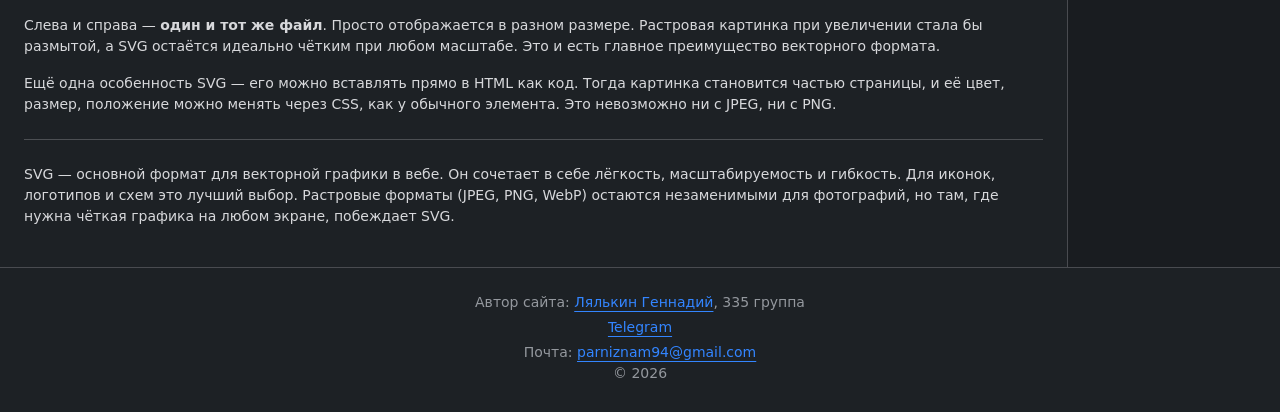
<file: svg.html>
<!DOCTYPE html>
<html lang="ru" data-bs-theme="dark">
<head>
    <meta charset="UTF-8">
    <meta name="viewport" content="width=device-width, initial-scale=1">
    <link rel="icon" type="image/svg+xml" href="./favicon.svg">
    <title>SVG — Графика в Web</title>
    <link rel="stylesheet" href="./styles/halfmoon.min.css">
    <link rel="stylesheet" href="./styles/custom.min.css">
</head>
<body class="d-flex flex-column min-vh-100">
    <header class="py-3 border-bottom">
        <div class="container-fluid d-flex justify-content-between align-items-center px-3">
            <a href="./index.html" class="h4 d-flex align-items-center gap-2 text-decoration-none text-body-emphasis mb-0">
                <img src="./images/icon.svg" alt="" width="32" height="32">
                Графика в Web
            </a>
            <nav class="d-none d-md-flex gap-3">
                <a href="./index.html" class="link-primary text-decoration-none">Главная</a>
                <a href="./raster.html" class="link-primary text-decoration-none">Растр</a>
                <a href="./svg.html" class="link-primary text-decoration-none fw-bold">SVG</a>
                <a href="./canvas.html" class="link-primary text-decoration-none">Canvas</a>
            </nav>
            <button class="btn btn-secondary d-md-none" type="button"
                    data-bs-toggle="offcanvas" data-bs-target="#mobileNav"
                    aria-label="Открыть меню">☰</button>
        </div>
    </header>

    <div class="container-fluid flex-grow-1 d-flex flex-column p-0">
        <div class="row g-0 flex-grow-1">

            <main class="col-12 col-md-9 col-lg-10 py-4 px-4">
                <h1 class="mb-3">SVG</h1>
                <p>SVG — это векторный формат графики, который описывает изображение не пикселями, а математическими формулами: линиями, кривыми, фигурами. Именно поэтому SVG масштабируется без потери качества, весит мало и легко стилизуется через CSS. Это делает его основным инструментом для иконок, логотипов, схем и диаграмм в современном вебе.</p>

                <hr class="my-4">

                <h2 id="history" class="mb-3">История</h2>
                <p>SVG расшифровывается как <strong>Scalable Vector Graphics</strong> — «масштабируемая векторная графика». Формат был разработан консорциумом W3C в конце 1990-х. Первая версия спецификации — SVG 1.0 — вышла в 2001 году, а рекомендацией W3C стала в 2003-м.</p>
                <p>Изначально SVG задумывался как открытая альтернатива проприетарным векторным форматам вроде Flash. Но массовое распространение он получил позже — когда в 2010-х браузеры научились работать с ним так же хорошо, как с обычными картинками. Особенно помог отказ Adobe от Flash в 2020 году: многие задачи, которые решал Flash, перешли к SVG и Canvas.</p>
                <p>В 2016 году вышла версия SVG 2 — с упрощённым синтаксисом, улучшенной поддержкой CSS и новыми возможностями. Сегодня SVG — стандарт де-факто для векторной графики в вебе.</p>

                <hr class="my-4">

                <h2 id="features" class="mb-3">Особенности</h2>
                <p>Главное отличие SVG от растровых форматов — способ хранения. Растр хранит сетку пикселей, SVG хранит <strong>инструкции по рисованию</strong>. Это как чертёж вместо фотографии: по чертежу можно построить что угодно и в любом масштабе, и результат всегда будет точным.</p>
                <p>Ключевые характеристики:</p>
                <ul>
                    <li><strong>Векторный формат</strong> — изображение описывается математически, а не пикселями. Идеально масштабируется без потерь.</li>
                    <li><strong>XML-формат</strong> — это текстовый файл. Его можно открыть в блокноте, прочитать, отредактировать.</li>
                    <li><strong>Малый вес</strong> — иконка может весить несколько килобайт вместо десятков в PNG.</li>
                    <li><strong>Стилизация через CSS</strong> — можно менять цвет, толщину линий, заливку прямо в CSS, как у обычных HTML-элементов.</li>
                    <li><strong>Анимация</strong> — поддерживает как CSS-анимации, так и встроенный язык SMIL.</li>
                    <li><strong>Доступность и SEO</strong> — текст внутри SVG читается поисковиками и скринридерами.</li>
                </ul>
                <p>Единственное ограничение — SVG плохо подходит для фотографий и сложных растровых изображений. Вектор не передаст тонкие переходы цвета и текстуры. Для этого нужны JPEG, WebP или PNG.</p>

                <hr class="my-4">

                <h2 id="usage" class="mb-3">Применение</h2>
                <p>SVG используется везде, где нужна чёткая графика на любом масштабе. Основные сценарии:</p>
                <ul>
                    <li><strong>Иконки и логотипы</strong> — главный сценарий. Чёткие на любом экране, легко перекрашиваются.</li>
                    <li><strong>Схемы, диаграммы, графики</strong> — точные линии, точные цвета, можно менять данные программно.</li>
                    <li><strong>Инфографика и карты</strong> — вектор не «мылится» при зуме, работает с любыми масштабами.</li>
                    <li><strong>Анимации и интерактив</strong> — CSS и SMIL позволяют создавать сложные эффекты без JS.</li>
                    <li><strong>Иллюстрации</strong> — стилизованные рисунки с плоскими цветами и чёткими контурами.</li>
                </ul>
                <p>Особенно часто SVG используют в интерфейсах: иконки в меню, логотипы в шапке, схемы в документации — всё это почти всегда SVG. На этом сайте, например, логотип в шапке — тоже SVG.</p>

                <hr class="my-4">

                <h2 id="examples" class="mb-3">Примеры</h2>
                <p>Ниже представлено изображение бабочки в SVG. Его можно увеличить в 10 раз, и он останется идеально чётким, потому что не состоит из пикселей.</p>

                <div class="row g-4">
                    <div class="col-md-6">
                        <img src="./images/svg-example.svg"
                         alt="Пример SVG-графики: бабочка из векторов"
                         title="SVG: бабочка из векторов"
                         class="img-fluid specific-w-100 rounded"
                         loading="lazy"
                         width="800" height="800">
                        <p class="text-body-secondary small mb-0">SVG: бабочка из векторов, масштабируется без потерь</p>
                    </div>
                    <div class="col-md-6">
                        <img src="./images/svg-example.svg"
                             alt="Тот же SVG, увеличенный"
                             title="Тот же SVG, но крупнее"
                             class="img-fluid specific-w-200 rounded"
                             loading="lazy"
                             width="800" height="800">
                        <p class="text-body-secondary small mb-0">Тот же файл, но крупнее — никакой потери качества</p>
                    </div>
                </div>

                <p class="mt-4">Слева и справа — <strong>один и тот же файл</strong>. Просто отображается в разном размере. Растровая картинка при увеличении стала бы размытой, а SVG остаётся идеально чётким при любом масштабе. Это и есть главное преимущество векторного формата.</p>

                <p>Ещё одна особенность SVG — его можно вставлять прямо в HTML как код. Тогда картинка становится частью страницы, и её цвет, размер, положение можно менять через CSS, как у обычного элемента. Это невозможно ни с JPEG, ни с PNG.</p>

                <hr class="my-4">

                <p>SVG — основной формат для векторной графики в вебе. Он сочетает в себе лёгкость, масштабируемость и гибкость. Для иконок, логотипов и схем это лучший выбор. Растровые форматы (JPEG, PNG, WebP) остаются незаменимыми для фотографий, но там, где нужна чёткая графика на любом экране, побеждает SVG.</p>
            </main>

            <aside class="col-md-3 col-lg-2 bg-body-tertiary border-start d-none d-md-block">
                <div class="position-sticky top-0 p-3">
                    <nav class="nav flex-column">
                        <p class="h6 text-body-secondary mb-2">На этой странице</p>
                        <a class="nav-link" href="#history">История</a>
                        <a class="nav-link" href="#features">Особенности</a>
                        <a class="nav-link" href="#usage">Применение</a>
                        <a class="nav-link" href="#examples">Примеры</a>
                    </nav>

                    <hr class="my-3">

                    <p class="h6 text-body-secondary mb-2">Полезные ссылки</p>
                    <ul class="nav flex-column">
                        <li><a class="nav-link" href="https://developer.mozilla.org/en-US/docs/Web/SVG" target="_blank" rel="noopener">MDN — SVG</a></li>
                        <li><a class="nav-link" href="https://www.w3.org/TR/SVG2/" target="_blank" rel="noopener">W3C — спецификация SVG</a></li>
                        <li><a class="nav-link" href="https://caniuse.com/svg" target="_blank" rel="noopener">Can I Use — SVG</a></li>
                    </ul>
                </div>
            </aside>

        </div>
    </div>

    <footer class="py-4 border-top">
        <address class="container text-center text-body-secondary mb-0">
            <p class="mb-1">Автор сайта: <a rel="author noopener" href="https://vk.ru/g.lyalkin/" target="_blank" class="link-primary">Лялькин Геннадий</a>, 335 группа</p>
            <p class="mb-1"><a rel="me noopener" href="https://t.me/ReAPeR_228" target="_blank" class="link-primary">Telegram</a></p>
            <p class="mb-0">Почта: <a href="mailto:parniznam94@gmail.com" class="link-primary">parniznam94@gmail.com</a></p>
            <p class="mb-1">© 2026</p>
        </address>
    </footer>

    <div class="offcanvas offcanvas-start" tabindex="-1" id="mobileNav">
        <div class="offcanvas-header">
            <p class="h5 offcanvas-title">Меню</p>
            <button type="button" class="btn-close" data-bs-dismiss="offcanvas" aria-label="Закрыть"></button>
        </div>
        <div class="offcanvas-body">
            <nav class="nav flex-column">
                <p class="h6 text-body-secondary mb-2">Разделы</p>
                <a class="nav-link" href="./index.html">Главная</a>
                <a class="nav-link" href="./raster.html">Растр</a>
                <a class="nav-link active" href="./svg.html">SVG</a>
                <a class="nav-link" href="./canvas.html">Canvas</a>
            </nav>

            <hr class="my-3">

            <nav class="nav flex-column">
                <p class="h6 text-body-secondary mb-2">На этой странице</p>
                <a class="nav-link" href="#history">История</a>
                <a class="nav-link" href="#features">Особенности</a>
                <a class="nav-link" href="#usage">Применение</a>
                <a class="nav-link" href="#examples">Примеры</a>
            </nav>
        </div>
    </div>

    <script src="./scripts/bootstrap.bundle.min.js"></script>
    <script src="./scripts/mobile-nav.min.js"></script>
</body>
</html>
</file>
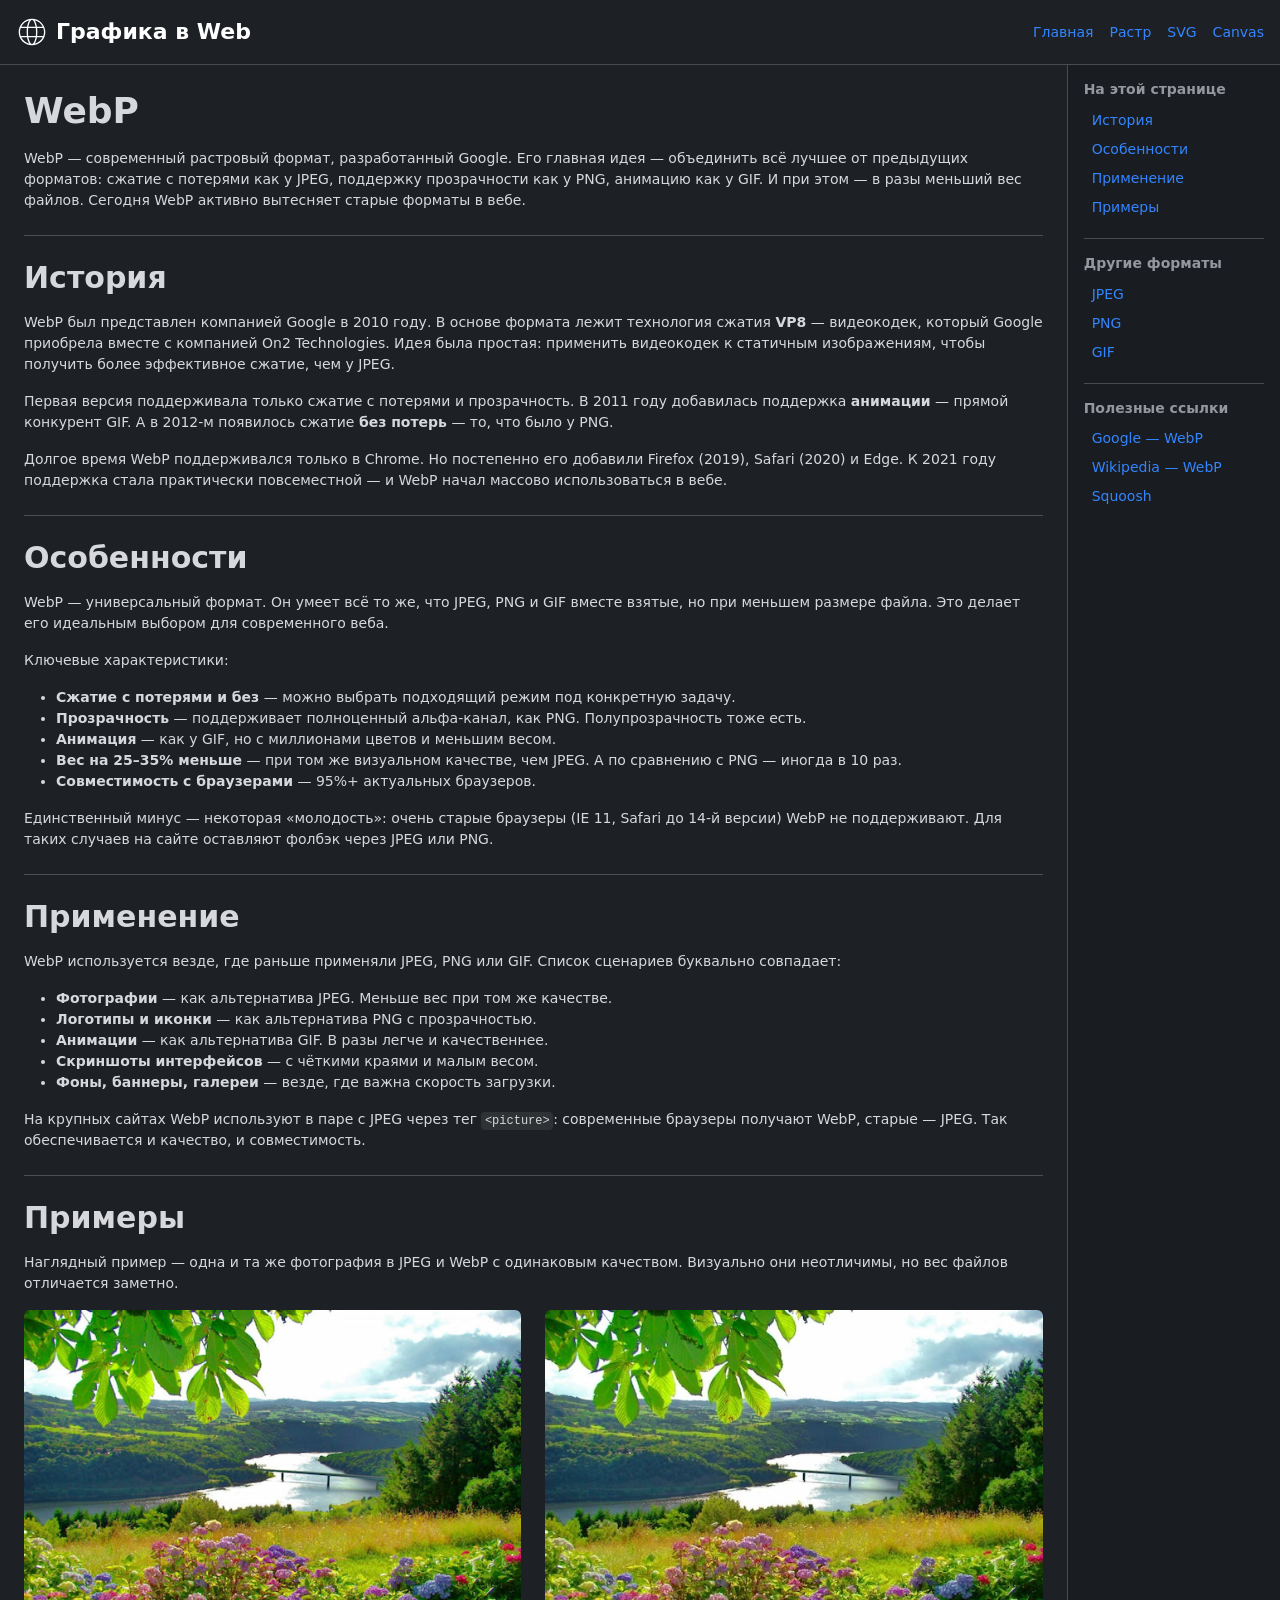
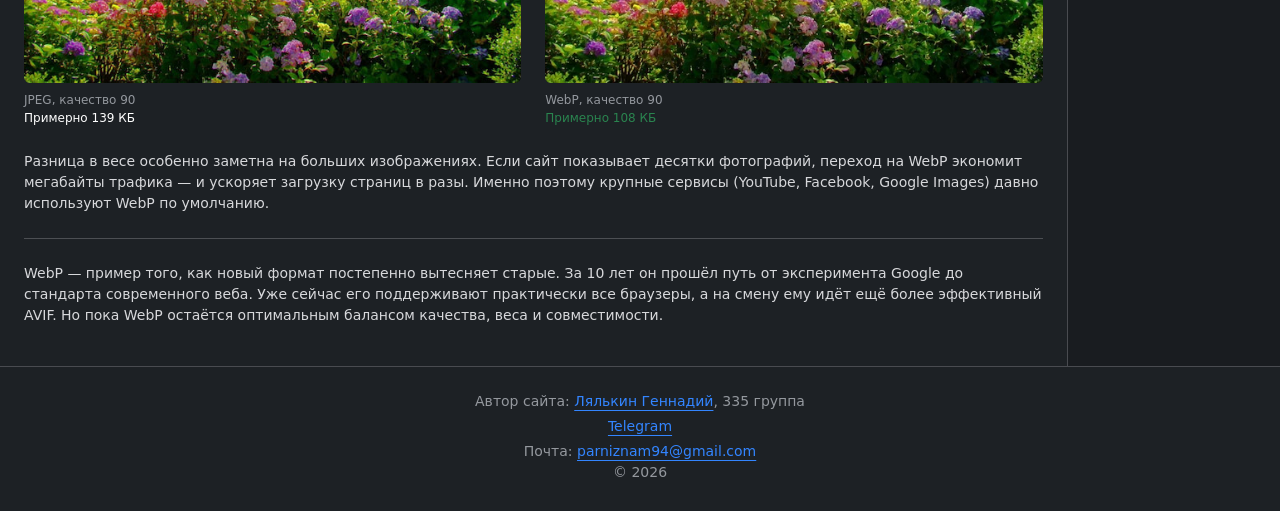
<file: webp.html>
<!DOCTYPE html>
<html lang="ru" data-bs-theme="dark">
<head>
    <meta charset="UTF-8">
    <meta name="viewport" content="width=device-width, initial-scale=1">
    <link rel="icon" type="image/svg+xml" href="./favicon.svg">
    <title>WebP — Графика в Web</title>
    <link rel="stylesheet" href="./styles/halfmoon.min.css">
    <link rel="stylesheet" href="./styles/custom.min.css">
</head>
<body class="d-flex flex-column min-vh-100">
    <header class="py-3 border-bottom">
        <div class="container-fluid d-flex justify-content-between align-items-center px-3">
            <a href="./index.html" class="h4 d-flex align-items-center gap-2 text-decoration-none text-body-emphasis mb-0">
                <img src="./images/icon.svg" alt="" width="32" height="32">
                Графика в Web
            </a>
            <nav class="d-none d-md-flex gap-3">
                <a href="./index.html" class="link-primary text-decoration-none">Главная</a>
                <a href="./raster.html" class="link-primary text-decoration-none">Растр</a>
                <a href="./svg.html" class="link-primary text-decoration-none">SVG</a>
                <a href="./canvas.html" class="link-primary text-decoration-none">Canvas</a>
            </nav>
            <button class="btn btn-secondary d-md-none" type="button"
                    data-bs-toggle="offcanvas" data-bs-target="#mobileNav"
                    aria-label="Открыть меню">☰</button>
        </div>
    </header>

    <div class="container-fluid flex-grow-1 d-flex flex-column p-0">
        <div class="row g-0 flex-grow-1">

            <main class="col-12 col-md-9 col-lg-10 py-4 px-4">
                <h1 class="mb-3">WebP</h1>
                <p>WebP — современный растровый формат, разработанный Google. Его главная идея — объединить всё лучшее от предыдущих форматов: сжатие с потерями как у JPEG, поддержку прозрачности как у PNG, анимацию как у GIF. И при этом — в разы меньший вес файлов. Сегодня WebP активно вытесняет старые форматы в вебе.</p>

                <hr class="my-4">

                <h2 id="history" class="mb-3">История</h2>
                <p>WebP был представлен компанией Google в 2010 году. В основе формата лежит технология сжатия <strong>VP8</strong> — видеокодек, который Google приобрела вместе с компанией On2 Technologies. Идея была простая: применить видеокодек к статичным изображениям, чтобы получить более эффективное сжатие, чем у JPEG.</p>
                <p>Первая версия поддерживала только сжатие с потерями и прозрачность. В 2011 году добавилась поддержка <strong>анимации</strong> — прямой конкурент GIF. А в 2012-м появилось сжатие <strong>без потерь</strong> — то, что было у PNG.</p>
                <p>Долгое время WebP поддерживался только в Chrome. Но постепенно его добавили Firefox (2019), Safari (2020) и Edge. К 2021 году поддержка стала практически повсеместной — и WebP начал массово использоваться в вебе.</p>

                <hr class="my-4">

                <h2 id="features" class="mb-3">Особенности</h2>
                <p>WebP — универсальный формат. Он умеет всё то же, что JPEG, PNG и GIF вместе взятые, но при меньшем размере файла. Это делает его идеальным выбором для современного веба.</p>
                <p>Ключевые характеристики:</p>
                <ul>
                    <li><strong>Сжатие с потерями и без</strong> — можно выбрать подходящий режим под конкретную задачу.</li>
                    <li><strong>Прозрачность</strong> — поддерживает полноценный альфа-канал, как PNG. Полупрозрачность тоже есть.</li>
                    <li><strong>Анимация</strong> — как у GIF, но с миллионами цветов и меньшим весом.</li>
                    <li><strong>Вес на 25–35% меньше</strong> — при том же визуальном качестве, чем JPEG. А по сравнению с PNG — иногда в 10 раз.</li>
                    <li><strong>Совместимость с браузерами</strong> — 95%+ актуальных браузеров.</li>
                </ul>
                <p>Единственный минус — некоторая «молодость»: очень старые браузеры (IE 11, Safari до 14-й версии) WebP не поддерживают. Для таких случаев на сайте оставляют фолбэк через JPEG или PNG.</p>

                <hr class="my-4">

                <h2 id="usage" class="mb-3">Применение</h2>
                <p>WebP используется везде, где раньше применяли JPEG, PNG или GIF. Список сценариев буквально совпадает:</p>
                <ul>
                    <li><strong>Фотографии</strong> — как альтернатива JPEG. Меньше вес при том же качестве.</li>
                    <li><strong>Логотипы и иконки</strong> — как альтернатива PNG с прозрачностью.</li>
                    <li><strong>Анимации</strong> — как альтернатива GIF. В разы легче и качественнее.</li>
                    <li><strong>Скриншоты интерфейсов</strong> — с чёткими краями и малым весом.</li>
                    <li><strong>Фоны, баннеры, галереи</strong> — везде, где важна скорость загрузки.</li>
                </ul>
                <p>На крупных сайтах WebP используют в паре с JPEG через тег <code>&lt;picture&gt;</code>: современные браузеры получают WebP, старые — JPEG. Так обеспечивается и качество, и совместимость.</p>

                <hr class="my-4">

                <h2 id="examples" class="mb-3">Примеры</h2>
                <p>Наглядный пример — одна и та же фотография в JPEG и WebP с одинаковым качеством. Визуально они неотличимы, но вес файлов отличается заметно.</p>

                <div class="row g-4">
                    <div class="col-md-6">
                        <img src="./images/webp-compare-jpg.jpg"
                             alt="Фотография в формате JPEG"
                             title="JPEG: качество 90"
                             class="img-fluid rounded mb-2"
                             loading="lazy"
                             width="600" height="450">
                        <p class="text-body-secondary small mb-0">JPEG, качество 90<br><span class="text-body-emphasis">Примерно 139 КБ</span></p>
                    </div>
                    <div class="col-md-6">
                        <img src="./images/webp-compare-webp.webp"
                             alt="Та же фотография в формате WebP"
                             title="WebP: качество 90"
                             class="img-fluid rounded mb-2"
                             loading="lazy"
                             width="600" height="450">
                        <p class="text-body-secondary small mb-0">WebP, качество 90<br><span class="text-success">Примерно 108 КБ</span></p>
                    </div>
                </div>

                <p class="mt-4">Разница в весе особенно заметна на больших изображениях. Если сайт показывает десятки фотографий, переход на WebP экономит мегабайты трафика — и ускоряет загрузку страниц в разы. Именно поэтому крупные сервисы (YouTube, Facebook, Google Images) давно используют WebP по умолчанию.</p>

                <hr class="my-4">

                <p>WebP — пример того, как новый формат постепенно вытесняет старые. За 10 лет он прошёл путь от эксперимента Google до стандарта современного веба. Уже сейчас его поддерживают практически все браузеры, а на смену ему идёт ещё более эффективный AVIF. Но пока WebP остаётся оптимальным балансом качества, веса и совместимости.</p>
            </main>

            <aside class="col-md-3 col-lg-2 bg-body-tertiary border-start d-none d-md-block">
                <div class="position-sticky top-0 p-3">
                    <nav class="nav flex-column">
                        <p class="h6 text-body-secondary mb-2">На этой странице</p>
                        <a class="nav-link" href="#history">История</a>
                        <a class="nav-link" href="#features">Особенности</a>
                        <a class="nav-link" href="#usage">Применение</a>
                        <a class="nav-link" href="#examples">Примеры</a>
                    </nav>

                    <hr class="my-3">

                    <p class="h6 text-body-secondary mb-2">Другие форматы</p>
                    <ul class="nav flex-column">
                        <li><a class="nav-link" href="./jpg.html">JPEG</a></li>
                        <li><a class="nav-link" href="./png.html">PNG</a></li>
                        <li><a class="nav-link" href="./gif.html">GIF</a></li>
                    </ul>

                    <hr class="my-3">

                    <p class="h6 text-body-secondary mb-2">Полезные ссылки</p>
                    <ul class="nav flex-column">
                        <li><a class="nav-link" href="https://developers.google.com/speed/webp" target="_blank" rel="noopener">Google — WebP</a></li>
                        <li><a class="nav-link" href="https://ru.wikipedia.org/wiki/WebP" target="_blank" rel="noopener">Wikipedia — WebP</a></li>
                        <li><a class="nav-link" href="https://squoosh.app" target="_blank" rel="noopener">Squoosh</a></li>
                    </ul>
                </div>
            </aside>

        </div>
    </div>

    <footer class="py-4 border-top">
        <address class="container text-center text-body-secondary mb-0">
            <p class="mb-1">Автор сайта: <a rel="author noopener" href="https://vk.ru/g.lyalkin/" target="_blank" class="link-primary">Лялькин Геннадий</a>, 335 группа</p>
            <p class="mb-1"><a rel="me noopener" href="https://t.me/ReAPeR_228" target="_blank" class="link-primary">Telegram</a></p>
            <p class="mb-0">Почта: <a href="mailto:parniznam94@gmail.com" class="link-primary">parniznam94@gmail.com</a></p>
            <p class="mb-1">© 2026</p>
        </address>
    </footer>

    <div class="offcanvas offcanvas-start" tabindex="-1" id="mobileNav">
        <div class="offcanvas-header">
            <p class="h5 offcanvas-title">Меню</p>
            <button type="button" class="btn-close" data-bs-dismiss="offcanvas" aria-label="Закрыть"></button>
        </div>
        <div class="offcanvas-body">
            <nav class="nav flex-column">
                <p class="h6 text-body-secondary mb-2">Разделы</p>
                <a class="nav-link" href="./index.html">Главная</a>
                <a class="nav-link active" href="./raster.html">Растр</a>
                <a class="nav-link" href="./svg.html">SVG</a>
                <a class="nav-link" href="./canvas.html">Canvas</a>
            </nav>

            <hr class="my-3">

            <nav class="nav flex-column">
                <p class="h6 text-body-secondary mb-2">Форматы</p>
                <a class="nav-link" href="./jpg.html">JPEG</a>
                <a class="nav-link" href="./png.html">PNG</a>
                <a class="nav-link" href="./gif.html">GIF</a>
            </nav>

            <hr class="my-3">

            <nav class="nav flex-column">
                <p class="h6 text-body-secondary mb-2">На этой странице</p>
                <a class="nav-link" href="#history" data-bs-dismiss="offcanvas">История</a>
                <a class="nav-link" href="#features" data-bs-dismiss="offcanvas">Особенности</a>
                <a class="nav-link" href="#usage" data-bs-dismiss="offcanvas">Применение</a>
                <a class="nav-link" href="#examples" data-bs-dismiss="offcanvas">Примеры</a>
            </nav>
        </div>
    </div>

    <script src="./scripts/bootstrap.bundle.min.js"></script>
    <script src="./scripts/mobile-nav.min.js"></script>
</body>
</html>
</file>
<file: styles/custom.min.css>
html{scroll-behavior:smooth}h2[id]{scroll-margin-top:20px}
</file>
